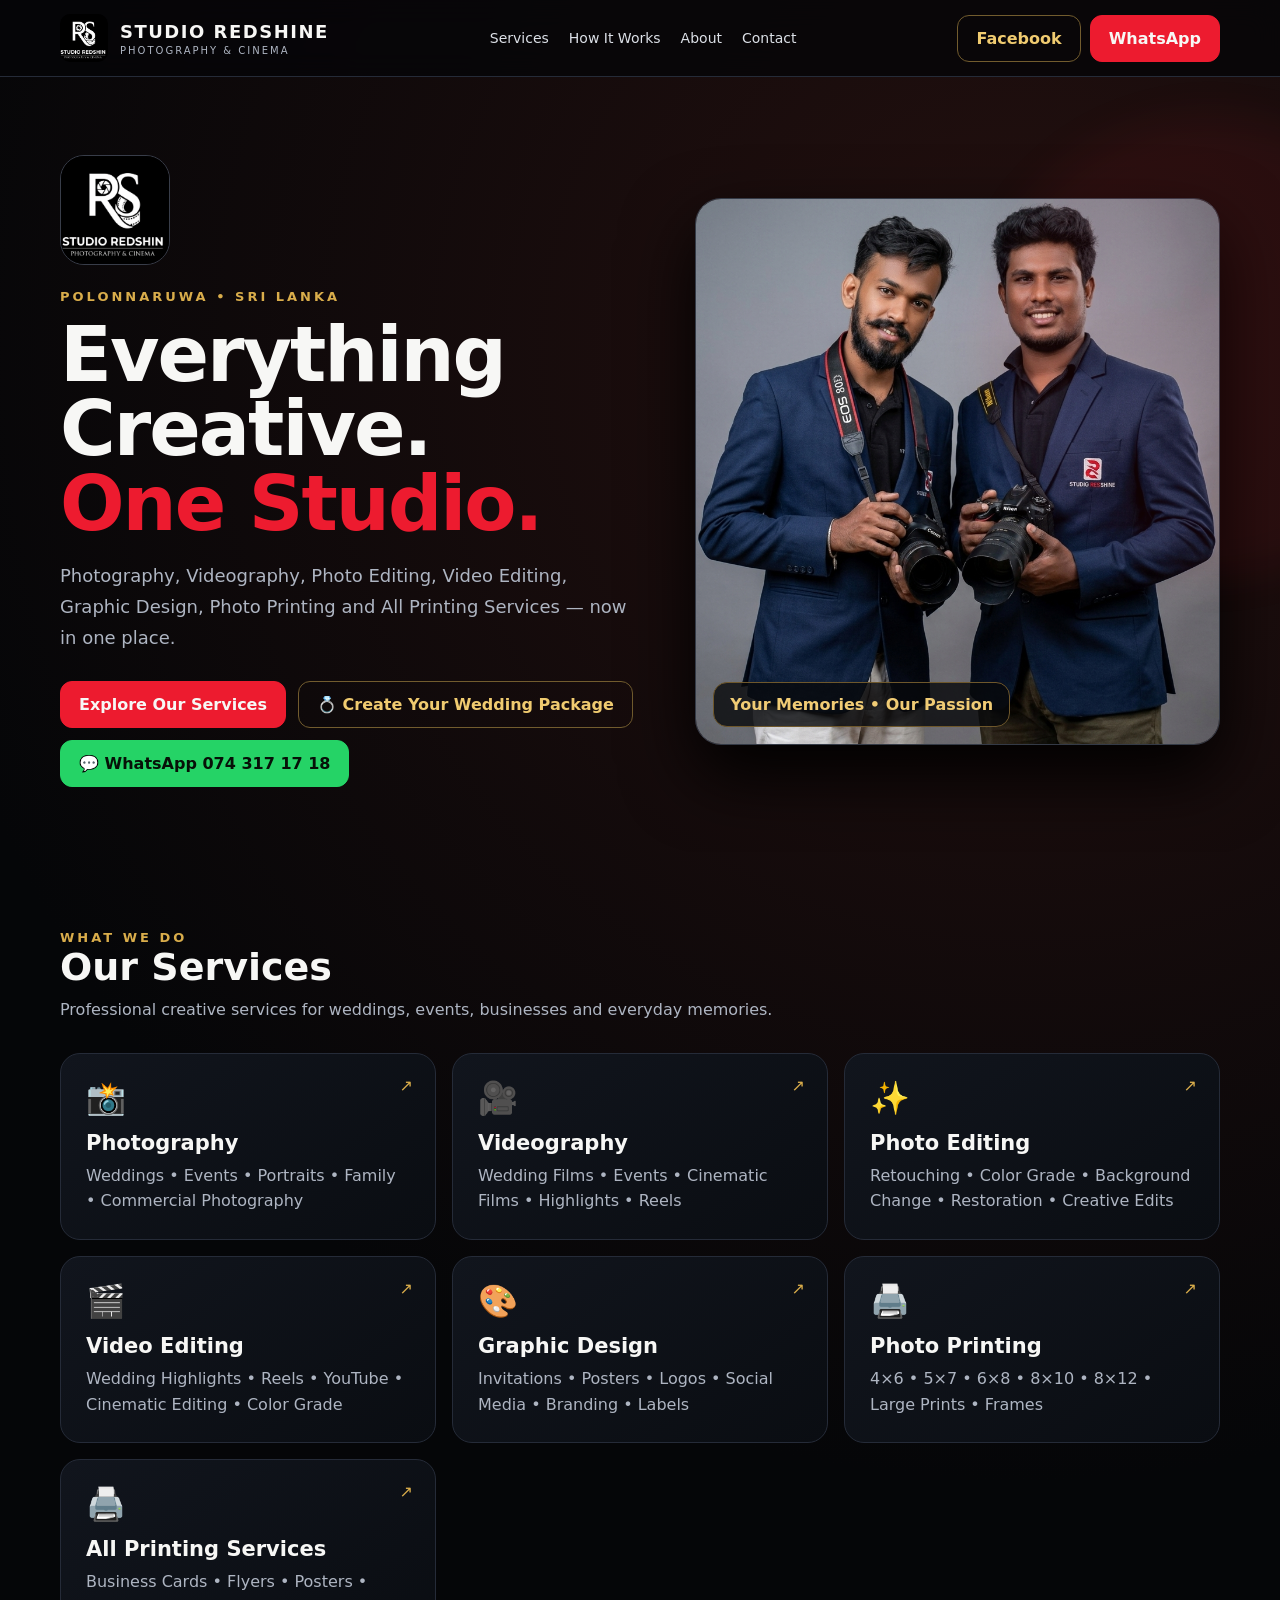
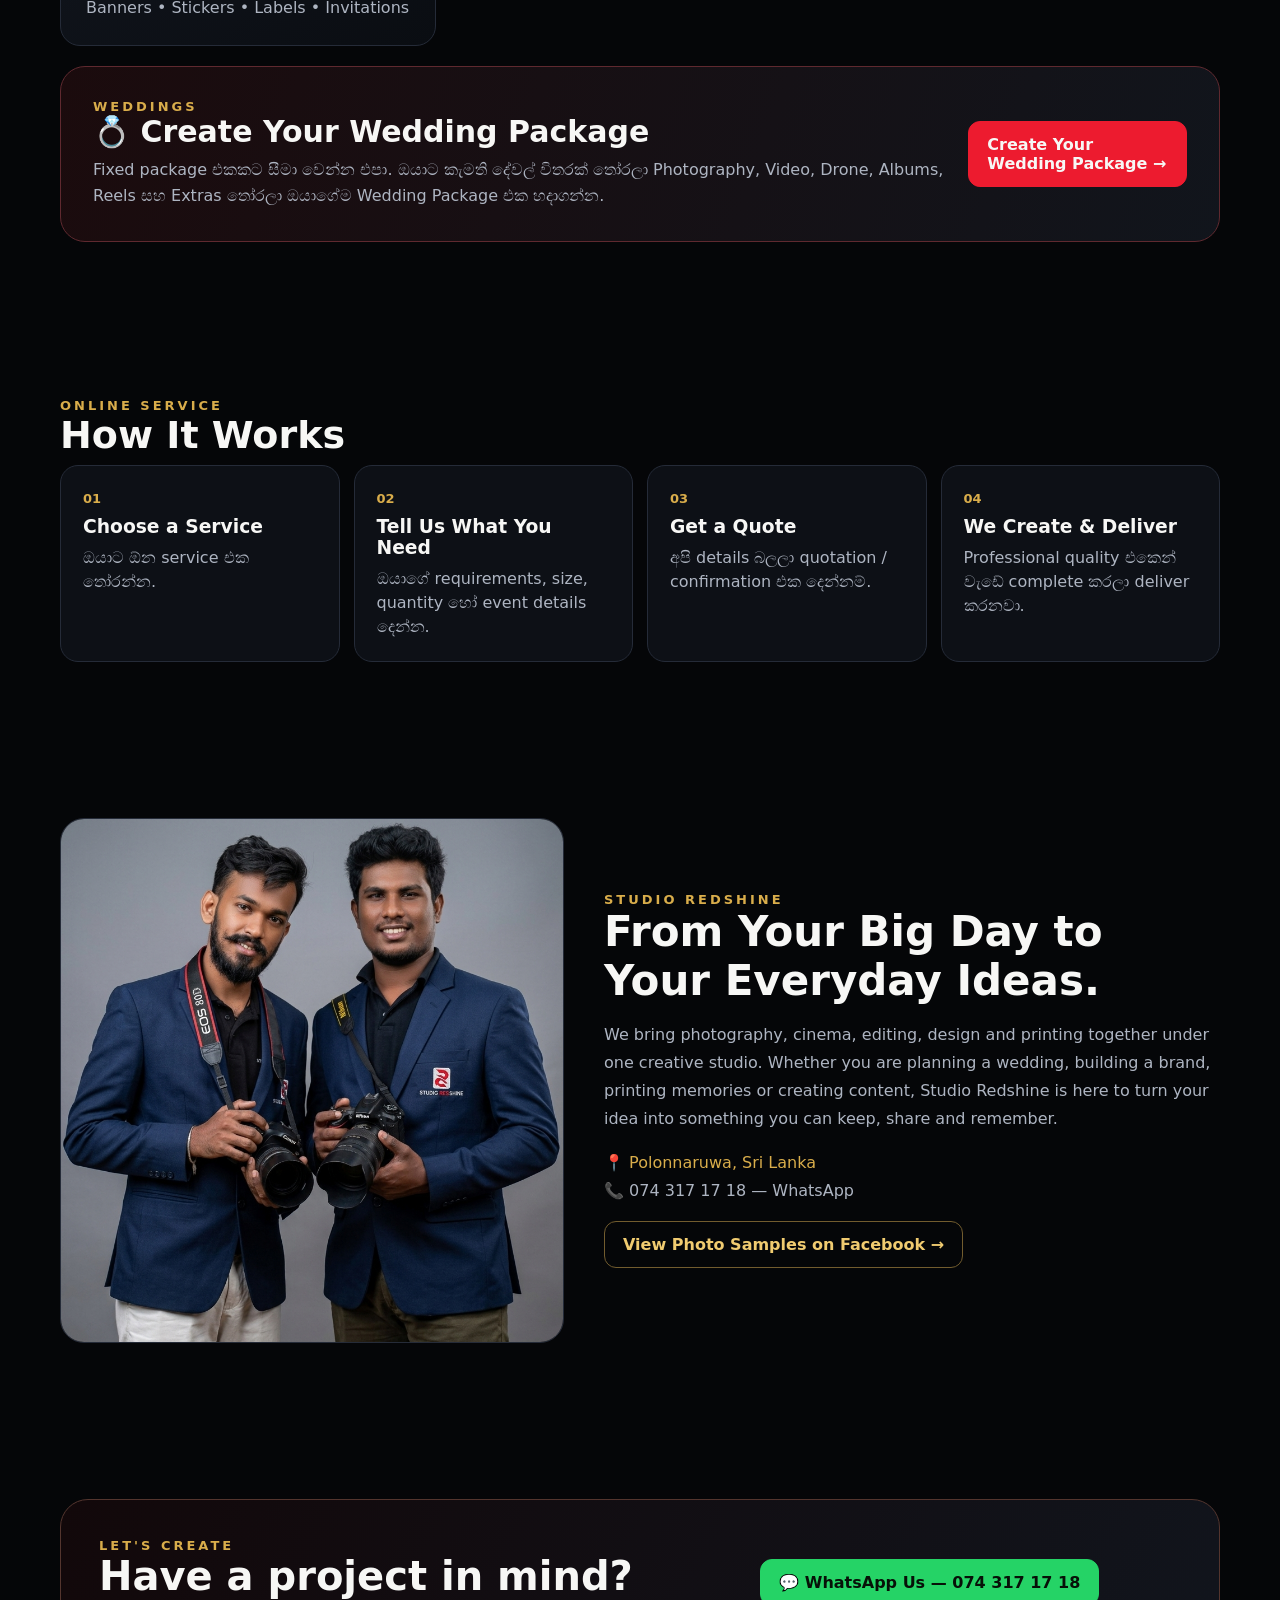
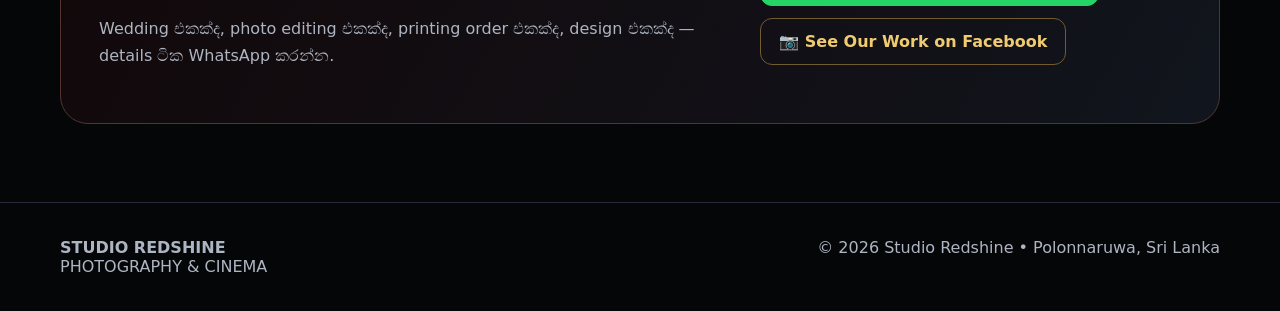
<file: index.html>
<!doctype html>
<html lang="en">
<head>
<meta charset="utf-8"><meta name="viewport" content="width=device-width,initial-scale=1">
<title>Studio Redshine | Photography • Cinema • Design • Printing</title>
<meta name="description" content="Studio Redshine — Photography, Videography, Photo & Video Editing, Graphic Design, Photo Printing and All Printing Services in Polonnaruwa.">
<style>
:root{--black:#050608;--panel:#0d1016;--panel2:#121620;--red:#ed1b2f;--gold:#d9ad4b;--white:#f7f7f5;--muted:#aeb5c2;--line:#252b38;--green:#25d366}*{box-sizing:border-box}html{scroll-behavior:smooth}body{margin:0;background:radial-gradient(circle at 80% 10%,#24100f 0,#050608 34%),var(--black);color:var(--white);font-family:Inter,system-ui,-apple-system,BlinkMacSystemFont,"Segoe UI",sans-serif}a{text-decoration:none;color:inherit}.container{width:min(1160px,92%);margin:auto}.topbar{border-bottom:1px solid var(--line);background:#050608cc;backdrop-filter:blur(14px);position:sticky;top:0;z-index:50}.nav{height:76px;display:flex;align-items:center;justify-content:space-between;gap:20px}.brand{display:flex;align-items:center;gap:12px}.brand img{width:48px;height:48px;object-fit:cover;border-radius:10px}.brand strong{font-size:18px;letter-spacing:1.5px}.brand small{display:block;color:var(--muted);font-size:10px;letter-spacing:2px;margin-top:3px}.links{display:flex;gap:20px;color:#dce0e7;font-size:14px}.links a:hover{color:var(--gold)}.navBtns{display:flex;gap:9px}.btn{display:inline-flex;align-items:center;justify-content:center;gap:8px;padding:13px 18px;border-radius:12px;border:1px solid var(--line);font-weight:800}.btn.red{background:var(--red);border-color:var(--red)}.btn.gold{background:transparent;border-color:#725c2e;color:#f0cb70}.btn.green{background:var(--green);color:#071108;border-color:var(--green)}.hero{padding:78px 0 65px;position:relative;overflow:hidden}.hero:after{content:"";position:absolute;width:460px;height:460px;border-radius:50%;background:#e51e3112;filter:blur(20px);right:-160px;top:40px}.heroGrid{display:grid;grid-template-columns:1.05fr .95fr;gap:55px;align-items:center}.eyebrow{color:var(--gold);font-weight:900;letter-spacing:3px;font-size:13px}.hero h1{font-size:clamp(42px,6vw,76px);line-height:.98;margin:14px 0 20px;letter-spacing:-2px}.hero h1 span{color:var(--red)}.hero p{font-size:18px;line-height:1.7;color:var(--muted);max-width:650px}.heroBtns{display:flex;gap:12px;flex-wrap:wrap;margin-top:28px}.heroLogo{width:110px;height:110px;object-fit:cover;border-radius:24px;border:1px solid #383d49;margin-bottom:20px}.teamCard{position:relative}.teamCard img{width:100%;display:block;border-radius:26px;border:1px solid #343a46;box-shadow:0 30px 70px #000}.teamTag{position:absolute;left:18px;bottom:18px;background:#07080bcc;border:1px solid #6e572b;padding:12px 16px;border-radius:14px;color:#f1cc75;font-weight:800}.section{padding:78px 0}.sectionHead{display:flex;justify-content:space-between;gap:20px;align-items:end;margin-bottom:30px}.section h2{font-size:38px;margin:0 0 8px}.sectionHead p{margin:0;color:var(--muted);line-height:1.6}.services{display:grid;grid-template-columns:repeat(3,1fr);gap:16px}.service{background:linear-gradient(145deg,#11151d,#0a0d12);border:1px solid var(--line);border-radius:20px;padding:25px;transition:.25s;position:relative;overflow:hidden}.service:hover{transform:translateY(-4px);border-color:#7d2731}.service .icon{font-size:32px}.service h3{margin:14px 0 8px;font-size:21px}.service p{color:var(--muted);line-height:1.6;margin:0}.service .arrow{position:absolute;right:22px;top:22px;color:var(--gold)}.feature{margin-top:20px;background:linear-gradient(110deg,#1b0b0d,#11151c);border:1px solid #5f292f;border-radius:25px;padding:32px;display:flex;justify-content:space-between;align-items:center;gap:25px}.feature h3{font-size:30px;margin:0 0 8px}.feature p{color:var(--muted);margin:0;line-height:1.6}.steps{display:grid;grid-template-columns:repeat(4,1fr);gap:14px}.step{background:var(--panel);border:1px solid var(--line);border-radius:18px;padding:22px}.step b{color:var(--gold);font-size:13px}.step h3{margin:9px 0}.step p{color:var(--muted);line-height:1.5;margin:0}.about{display:grid;grid-template-columns:.9fr 1.1fr;gap:40px;align-items:center}.about img{width:100%;border-radius:24px;border:1px solid var(--line)}.about h2{font-size:42px;margin:0 0 15px}.about p{color:var(--muted);line-height:1.75}.contact{background:linear-gradient(120deg,#12080a,#11151d);border:1px solid #53352e;border-radius:28px;padding:38px}.contactGrid{display:grid;grid-template-columns:1.2fr .8fr;gap:30px;align-items:center}.contact h2{font-size:40px;margin:0 0 10px}.contact p{color:var(--muted);line-height:1.7}.contactBtns{display:flex;flex-wrap:wrap;gap:12px}.footer{padding:35px 0;border-top:1px solid var(--line);color:var(--muted)}.footerRow{display:flex;justify-content:space-between;gap:20px;flex-wrap:wrap}.gold{color:var(--gold)}
@media(max-width:850px){.links{display:none}.hero{padding:48px 0}.heroGrid,.about,.contactGrid{grid-template-columns:1fr}.hero h1{font-size:49px}.services{grid-template-columns:1fr 1fr}.steps{grid-template-columns:1fr 1fr}.section{padding:58px 0}.feature{align-items:flex-start;flex-direction:column}.contact h2{font-size:34px}}
@media(max-width:560px){.nav{height:68px}.brand strong{font-size:14px}.brand small{font-size:8px}.brand img{width:42px;height:42px}.navBtns .gold{display:none}.navBtns .btn{padding:10px 12px;font-size:12px}.hero h1{font-size:43px}.hero p{font-size:16px}.services{grid-template-columns:1fr}.steps{grid-template-columns:1fr}.section h2{font-size:31px}.teamTag{font-size:12px}.feature h3{font-size:24px}.btn{width:100%}.heroBtns,.contactBtns{display:grid;grid-template-columns:1fr}.contact{padding:25px}}
</style>
</head>
<body>
<header class="topbar"><div class="container nav"><a class="brand" href="#top"><img src="logo.jpeg" alt="Studio Redshine logo"><div><strong>STUDIO REDSHINE</strong><small>PHOTOGRAPHY & CINEMA</small></div></a><nav class="links"><a href="#services">Services</a><a href="#how">How It Works</a><a href="#about">About</a><a href="#contact">Contact</a></nav><div class="navBtns"><a class="btn gold" href="https://www.facebook.com/redshinepolonnaruwa" target="_blank">Facebook</a><a class="btn red" href="https://wa.me/94743171718" target="_blank">WhatsApp</a></div></div></header>
<main id="top">
<section class="hero"><div class="container heroGrid"><div><img class="heroLogo" src="logo.jpeg" alt="Studio Redshine"><div class="eyebrow">POLONNARUWA • SRI LANKA</div><h1>Everything Creative.<br><span>One Studio.</span></h1><p>Photography, Videography, Photo Editing, Video Editing, Graphic Design, Photo Printing and All Printing Services — now in one place.</p><div class="heroBtns"><a class="btn red" href="#services">Explore Our Services</a><a class="btn gold" href="./customer-builder.html">💍 Create Your Wedding Package</a><a class="btn green" href="https://wa.me/94743171718" target="_blank" rel="noopener">💬 WhatsApp 074 317 17 18</a></div></div><div class="teamCard"><img src="team.png" alt="Studio Redshine photographers"><div class="teamTag">Your Memories • Our Passion</div></div></div></section>
<section class="section" id="services"><div class="container"><div class="sectionHead"><div><div class="eyebrow">WHAT WE DO</div><h2>Our Services</h2><p>Professional creative services for weddings, events, businesses and everyday memories.</p></div></div><div class="services">
<a class="service" href="photography.html"><span class="icon">📸</span><span class="arrow">↗</span><h3>Photography</h3><p>Weddings • Events • Portraits • Family • Commercial Photography</p></a>
<a class="service" href="videography.html"><span class="icon">🎥</span><span class="arrow">↗</span><h3>Videography</h3><p>Wedding Films • Events • Cinematic Films • Highlights • Reels</p></a>
<a class="service" href="photo-editing.html"><span class="icon">✨</span><span class="arrow">↗</span><h3>Photo Editing</h3><p>Retouching • Color Grade • Background Change • Restoration • Creative Edits</p></a>
<a class="service" href="video-editing.html"><span class="icon">🎬</span><span class="arrow">↗</span><h3>Video Editing</h3><p>Wedding Highlights • Reels • YouTube • Cinematic Editing • Color Grade</p></a>
<a class="service" href="graphic-design.html"><span class="icon">🎨</span><span class="arrow">↗</span><h3>Graphic Design</h3><p>Invitations • Posters • Logos • Social Media • Branding • Labels</p></a>
<a class="service" href="photo-printing.html"><span class="icon">🖨️</span><span class="arrow">↗</span><h3>Photo Printing</h3><p>4×6 • 5×7 • 6×8 • 8×10 • 8×12 • Large Prints • Frames</p></a>
<a class="service" href="printing.html"><span class="icon">🖨️</span><span class="arrow">↗</span><h3>All Printing Services</h3><p>Business Cards • Flyers • Posters • Banners • Stickers • Labels • Invitations</p></a>
</div>
<div class="feature"><div><div class="eyebrow">WEDDINGS</div><h3>💍 Create Your Wedding Package</h3><p>Fixed package එකකට සීමා වෙන්න එපා. ඔයාට කැමති දේවල් විතරක් තෝරලා Photography, Video, Drone, Albums, Reels සහ Extras තෝරලා ඔයාගේම Wedding Package එක හදාගන්න.</p></div><a class="btn red" href="./customer-builder.html">Create Your Wedding Package →</a></div></div></section>
<section class="section" id="how"><div class="container"><div class="eyebrow">ONLINE SERVICE</div><h2>How It Works</h2><div class="steps"><div class="step"><b>01</b><h3>Choose a Service</h3><p>ඔයාට ඕන service එක තෝරන්න.</p></div><div class="step"><b>02</b><h3>Tell Us What You Need</h3><p>ඔයාගේ requirements, size, quantity හෝ event details දෙන්න.</p></div><div class="step"><b>03</b><h3>Get a Quote</h3><p>අපි details බලලා quotation / confirmation එක දෙන්නම්.</p></div><div class="step"><b>04</b><h3>We Create & Deliver</h3><p>Professional quality එකෙන් වැඩේ complete කරලා deliver කරනවා.</p></div></div></div></section>
<section class="section" id="about"><div class="container about"><img src="team.png" alt="Studio Redshine team"><div><div class="eyebrow">STUDIO REDSHINE</div><h2>From Your Big Day to Your Everyday Ideas.</h2><p>We bring photography, cinema, editing, design and printing together under one creative studio. Whether you are planning a wedding, building a brand, printing memories or creating content, Studio Redshine is here to turn your idea into something you can keep, share and remember.</p><p><span class="gold">📍 Polonnaruwa, Sri Lanka</span><br>📞 <a href="https://wa.me/94743171718" target="_blank">074 317 17 18 — WhatsApp</a></p><a class="btn gold" href="https://www.facebook.com/redshinepolonnaruwa" target="_blank">View Photo Samples on Facebook →</a></div></div></section>
<section class="section" id="contact"><div class="container"><div class="contact"><div class="contactGrid"><div><div class="eyebrow">LET'S CREATE</div><h2>Have a project in mind?</h2><p>Wedding එකක්ද, photo editing එකක්ද, printing order එකක්ද, design එකක්ද — details ටික WhatsApp කරන්න.</p></div><div class="contactBtns"><a class="btn green" href="https://wa.me/94743171718" target="_blank">💬 WhatsApp Us — 074 317 17 18</a><a class="btn gold" href="https://www.facebook.com/redshinepolonnaruwa" target="_blank">📷 See Our Work on Facebook</a></div></div></div></div></section>
</main>
<footer class="footer"><div class="container footerRow"><div><strong>STUDIO REDSHINE</strong><br><span>PHOTOGRAPHY & CINEMA</span></div><div>© 2026 Studio Redshine • Polonnaruwa, Sri Lanka</div></div></footer>
</body></html>
</file>
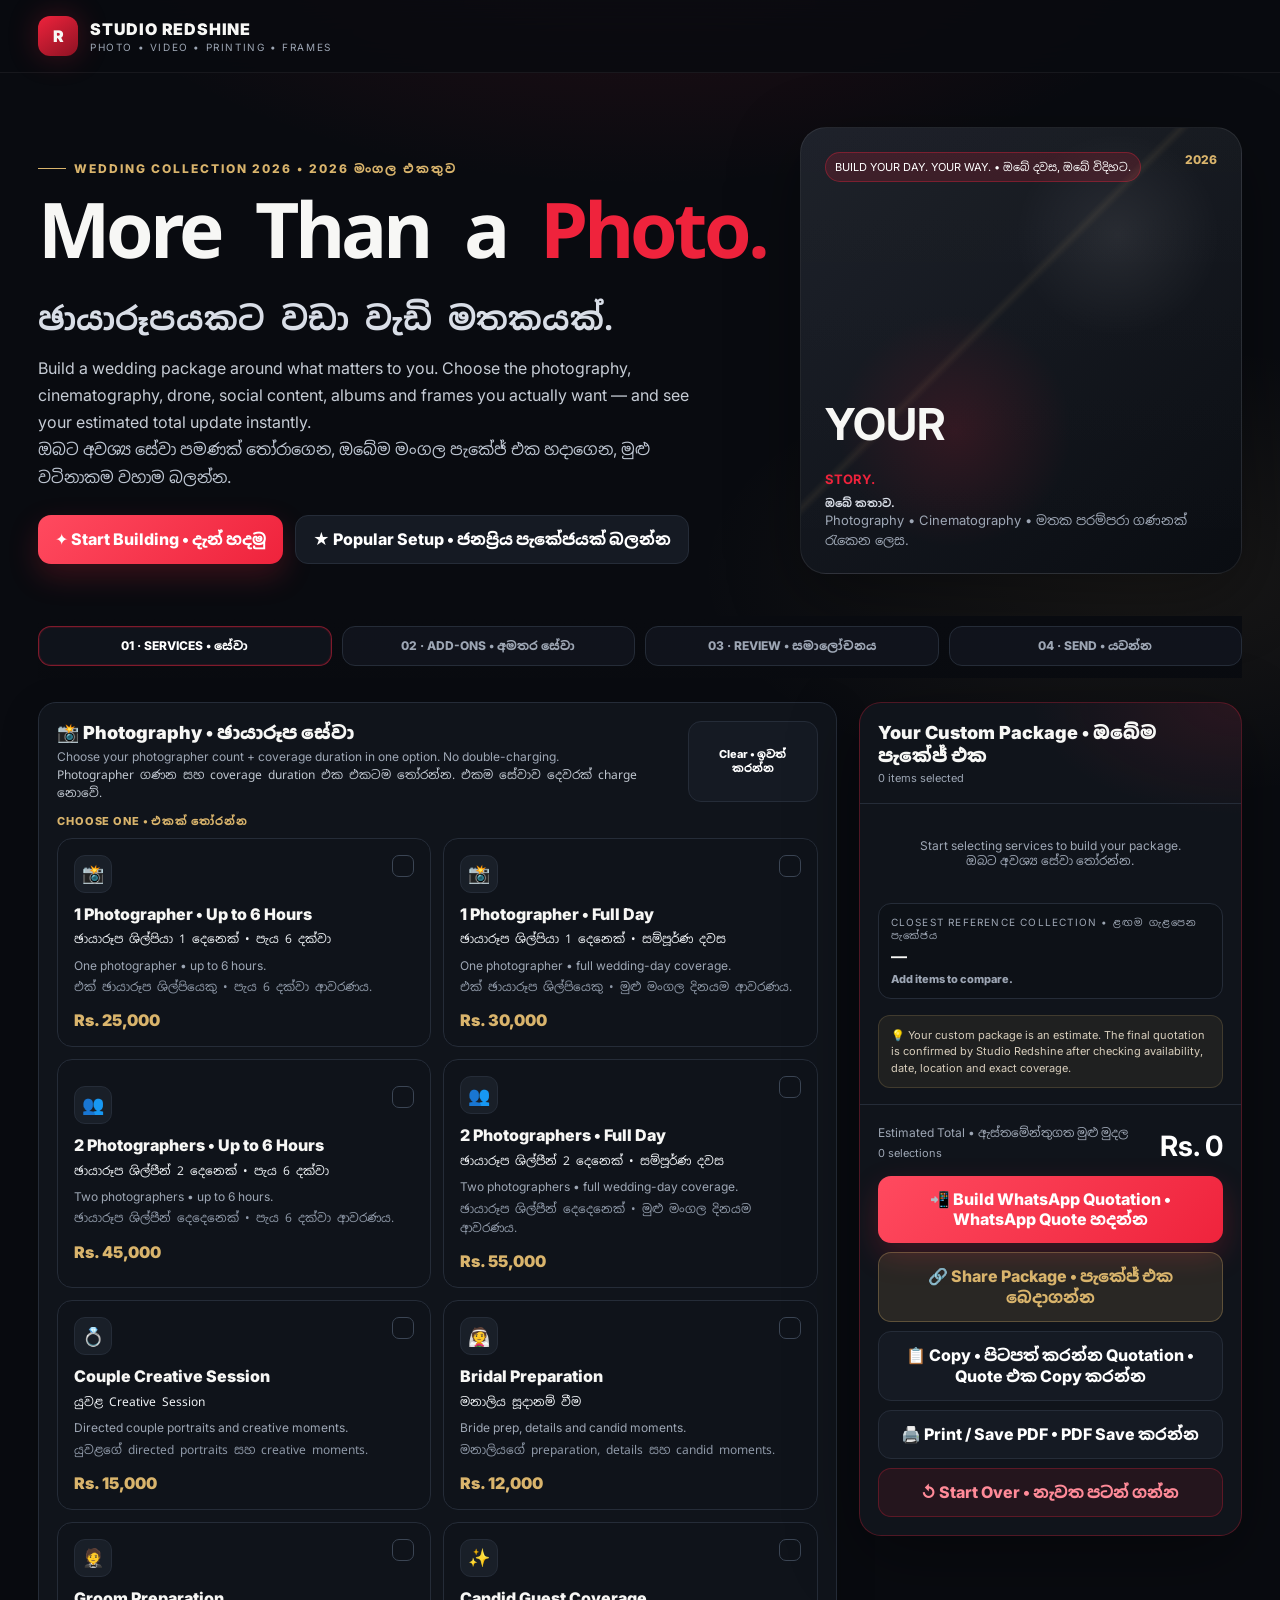
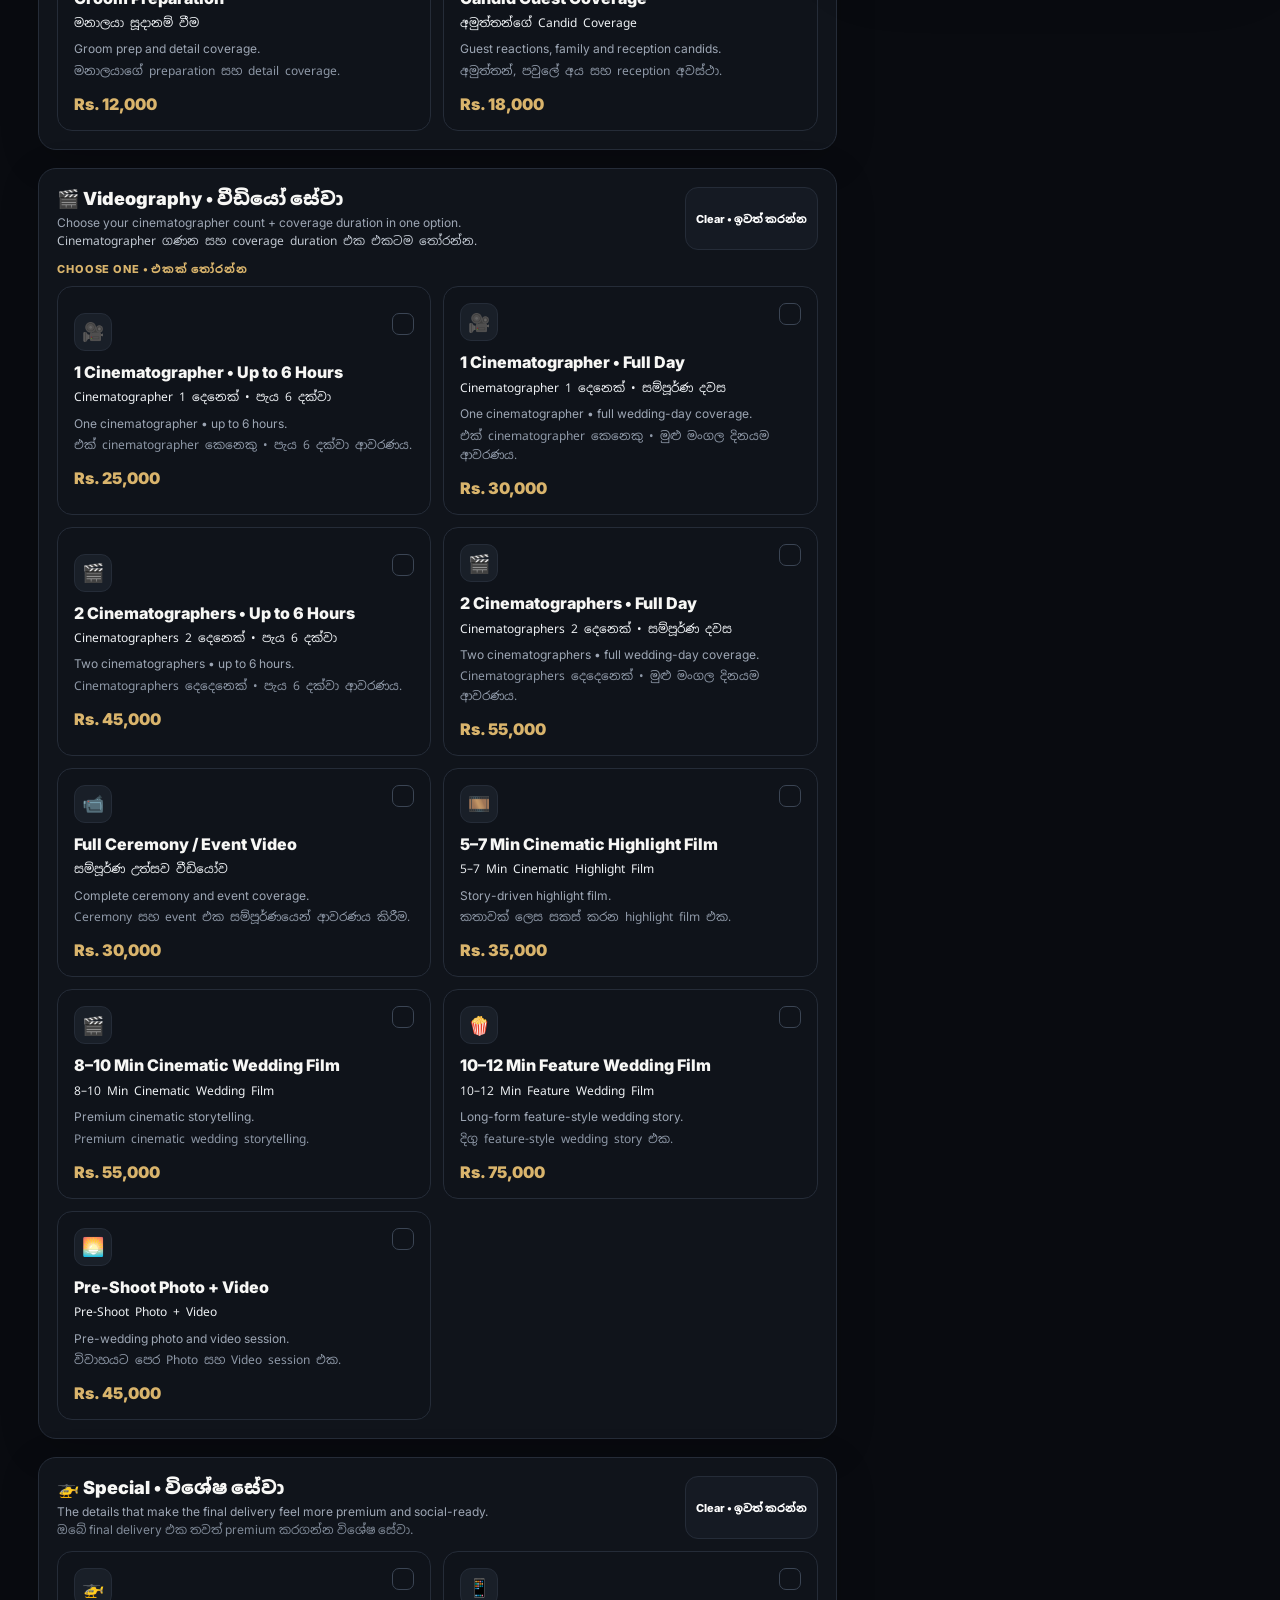
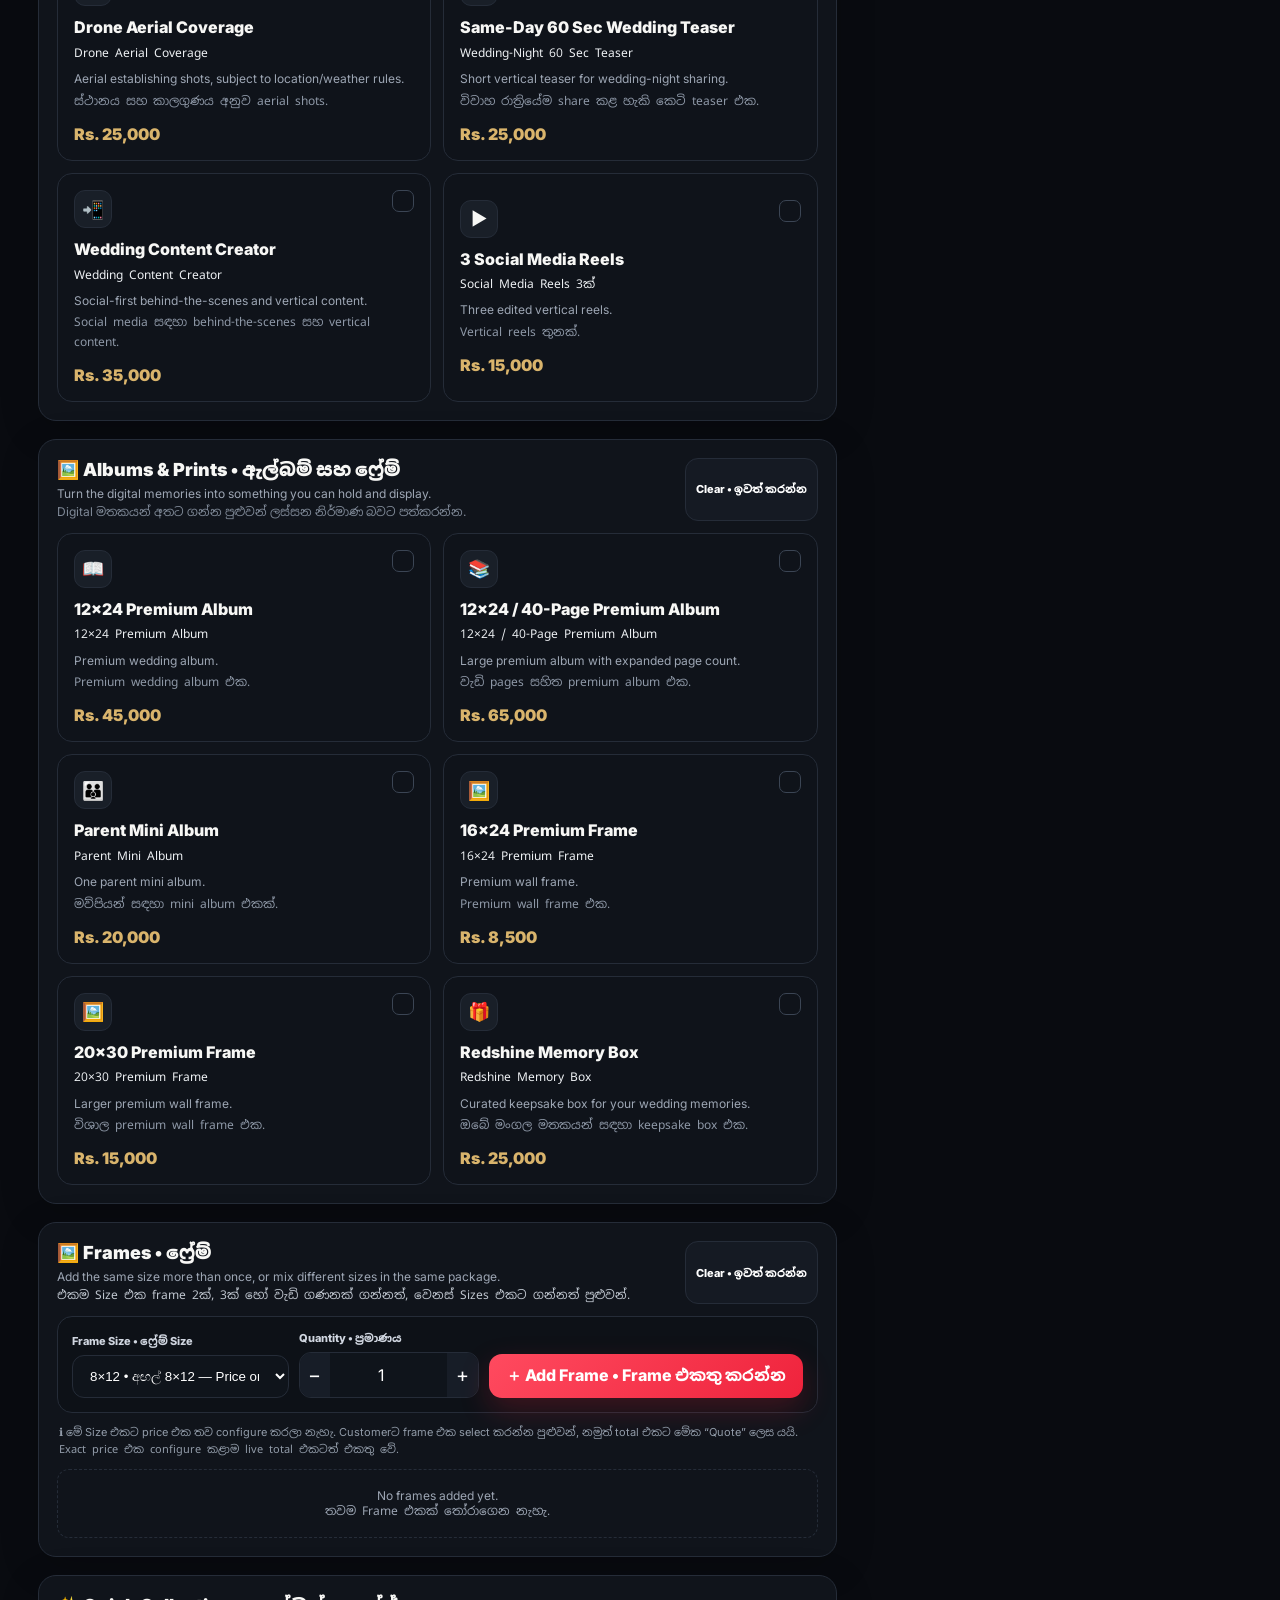
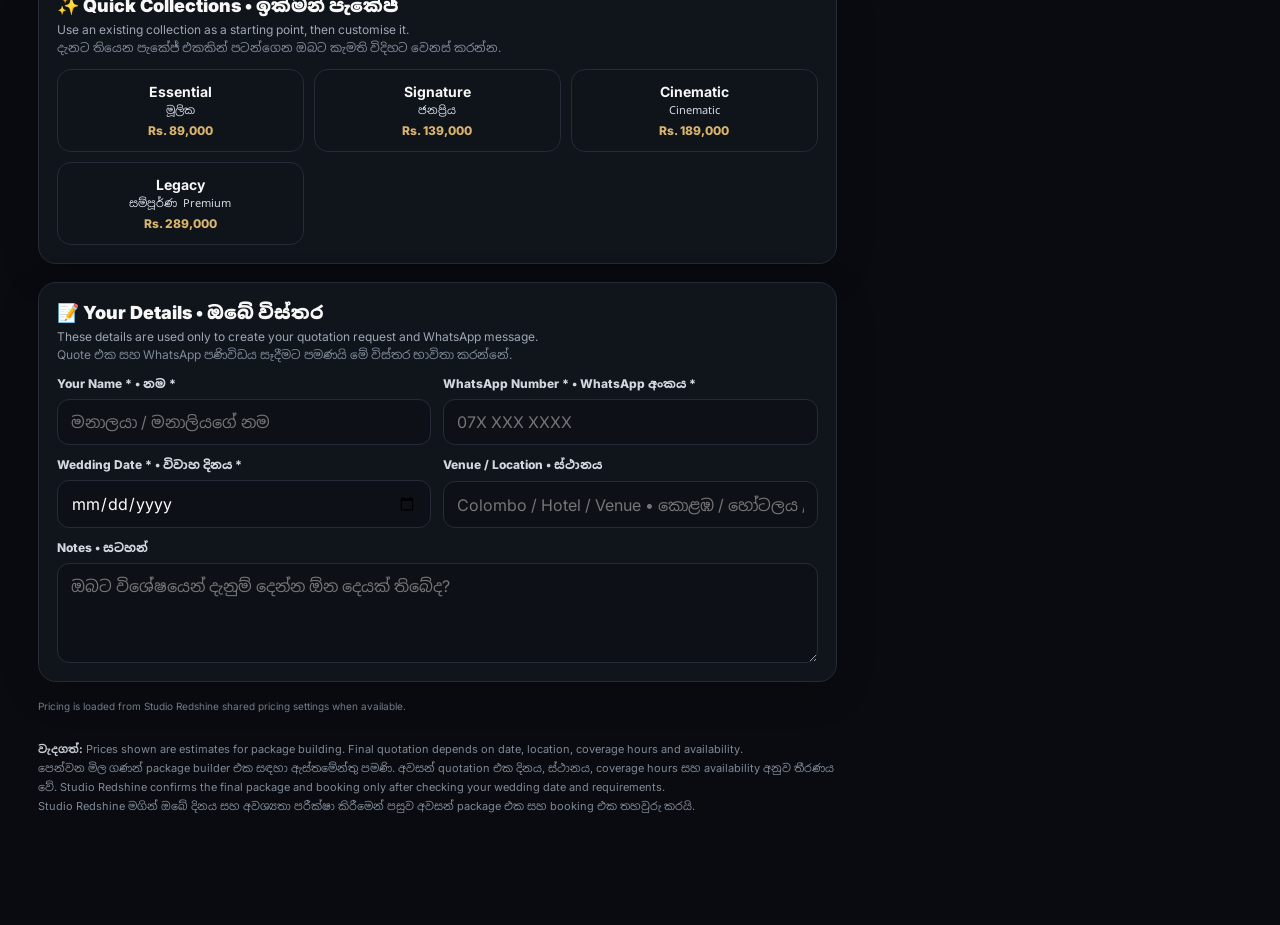
<file: customer-builder.html>
<!DOCTYPE html>
<html lang="en">
<head>
<meta charset="UTF-8" />
<meta name="viewport" content="width=device-width, initial-scale=1.0, viewport-fit=cover" />
<meta name="theme-color" content="#090b10" />
<meta name="description" content="Studio Redshine Wedding Package Builder — Build Your Day. Your Way." />
<title>Studio Redshine — Wedding Package Builder</title>
<style>
  @import url("https://fonts.googleapis.com/css2?family=Inter:wght@400;500;600;700;800;900&family=Noto+Sans+Sinhala:wght@400;500;600;700;800;900&display=swap");
  :root{
    --bg:#090b10;
    --bg2:#0e1118;
    --panel:#11151d;
    --panel2:#151a23;
    --line:#252c38;
    --text:#f7f7f5;
    --muted:#9da6b4;
    --red:#ef233c;
    --red2:#ff4a5f;
    --gold:#d9b46c;
    --green:#43d18b;
    --shadow:0 20px 70px rgba(0,0,0,.35);
    --radius:18px;
  }
  *{box-sizing:border-box}
  html{scroll-behavior:smooth}
  body{
    margin:0;background:
      radial-gradient(900px 450px at 50% -120px, rgba(239,35,60,.14), transparent 68%),
      radial-gradient(700px 350px at 90% 10%, rgba(217,180,108,.08), transparent 65%),
      var(--bg);
    color:var(--text);
    font-family:Inter,"Noto Sans Sinhala",system-ui,-apple-system,BlinkMacSystemFont,"Segoe UI",sans-serif;
    min-height:100vh;
  }
  button,input,textarea{font:inherit}
  button{cursor:pointer;color:inherit}
  .option,.choice{color:var(--text)}
  .option .option-name,.option .option-meta,.choice strong,.choice span{color:inherit}
  .option .option-meta{color:var(--muted)}
  .choice span{color:var(--gold)}
  a{text-decoration:none;color:inherit}
  .wrap{max-width:1240px;margin:0 auto;padding:0 18px}
  .topbar{
    position:sticky;top:0;z-index:50;
    background:rgba(9,11,16,.84);backdrop-filter:blur(18px);
    border-bottom:1px solid rgba(255,255,255,.06);
  }
  .topbar-inner{height:72px;display:flex;align-items:center;justify-content:space-between;gap:14px}
  .brand{display:flex;align-items:center;gap:12px}
  .brand-mark{
    width:40px;height:40px;border-radius:12px;
    display:grid;place-items:center;font-weight:900;
    background:linear-gradient(145deg,var(--red),#8d1223);
    box-shadow:0 0 30px rgba(239,35,60,.25)
  }
  .brand-title{font-weight:900;letter-spacing:.05em}
  .brand-sub{display:block;font-size:10px;color:var(--muted);letter-spacing:.16em;margin-top:2px}
  .date-pill{
    display:none;border:1px solid rgba(217,180,108,.25);color:var(--gold);
    padding:8px 12px;border-radius:999px;font-size:12px;font-weight:700;
  }

  .hero{padding:54px 0 32px}
  .hero-grid{display:grid;grid-template-columns:1.25fr .75fr;gap:26px;align-items:stretch}
  .hero-copy{
    padding:26px 0 10px;
  }
  .eyebrow{display:inline-flex;align-items:center;gap:8px;color:var(--gold);font-size:12px;font-weight:800;letter-spacing:.16em;text-transform:uppercase}
  .eyebrow::before{content:"";width:28px;height:1px;background:var(--gold)}
  h1{font-family:"Noto Sans Sinhala",Inter,sans-serif;font-size:clamp(42px,6vw,78px);line-height:.94;margin:18px 0 16px;letter-spacing:-.05em;max-width:780px}
  .accent{color:var(--red)}
  .hero-copy p{max-width:680px;color:#c6ccd5;font-size:16px;line-height:1.7}
  .hero-cta{display:flex;flex-wrap:wrap;gap:12px;margin-top:24px}
  .btn{
    border:0;border-radius:13px;padding:13px 17px;font-weight:800;transition:.2s;
    display:inline-flex;align-items:center;justify-content:center;gap:9px
  }
  .btn-primary{background:linear-gradient(135deg,var(--red2),var(--red));color:#fff;box-shadow:0 12px 30px rgba(239,35,60,.22)}
  .btn-primary:hover{transform:translateY(-1px);filter:brightness(1.06)}
  .btn-dark{background:var(--panel2);border:1px solid var(--line);color:#fff}
  .btn-dark:hover{background:#1b212c}
  .btn-gold{background:rgba(217,180,108,.12);border:1px solid rgba(217,180,108,.3);color:var(--gold)}
  .btn-danger{background:rgba(239,35,60,.09);border:1px solid rgba(239,35,60,.28);color:#ff8a98}

  .hero-card{
    min-height:300px;border:1px solid rgba(255,255,255,.08);border-radius:26px;overflow:hidden;
    background:
      linear-gradient(180deg,rgba(255,255,255,.02),rgba(255,255,255,0)),
      linear-gradient(135deg,#1a1e27,#0a0d12);
    box-shadow:var(--shadow);position:relative;
  }
  .hero-card::before{
    content:"";position:absolute;inset:0;
    background:
      radial-gradient(circle at 72% 24%, rgba(255,255,255,.08), transparent 22%),
      radial-gradient(circle at 35% 68%, rgba(239,35,60,.14), transparent 28%),
      linear-gradient(135deg,transparent 42%,rgba(217,180,108,.08) 43%,transparent 44%);
  }
  .hero-card-content{position:relative;padding:24px;height:100%;display:flex;flex-direction:column;justify-content:space-between}
  .hero-card-top{display:flex;justify-content:space-between;gap:12px}
  .mini-badge{font-size:11px;color:#fff;background:rgba(239,35,60,.16);border:1px solid rgba(239,35,60,.35);padding:7px 9px;border-radius:999px}
  .hero-photo-text{margin-top:auto}
  .hero-photo-text strong{display:block;font-size:44px;line-height:1}
  .hero-photo-text span{color:var(--muted);font-size:13px}

  .steps{
    display:grid;grid-template-columns:repeat(4,1fr);gap:10px;margin:10px 0 24px;
    position:sticky;top:72px;z-index:40;background:linear-gradient(var(--bg),rgba(9,11,16,.96));padding:10px 0 12px
  }
  .step{border:1px solid var(--line);background:rgba(17,21,29,.9);border-radius:13px;padding:11px 10px;color:var(--muted);text-align:center;font-size:12px;font-weight:800}
  .step.active{color:#fff;border-color:rgba(239,35,60,.5);box-shadow:inset 0 0 0 1px rgba(239,35,60,.12)}
  .step.done{color:var(--green);border-color:rgba(67,209,139,.25)}

  .builder{display:grid;grid-template-columns:minmax(0,1.5fr) minmax(320px,.72fr);gap:22px;align-items:start}
  .main-col{min-width:0}
  .summary-col{position:sticky;top:130px}
  .section{
    border:1px solid var(--line);background:rgba(17,21,29,.92);border-radius:var(--radius);
    margin-bottom:18px;overflow:hidden;box-shadow:0 10px 40px rgba(0,0,0,.16)
  }
  .section-head{padding:18px 18px 12px;display:flex;justify-content:space-between;gap:16px}
  .section-title{font-size:18px;font-weight:900}
  .section-desc{font-size:12px;color:var(--muted);margin-top:4px;line-height:1.5}
  .section-body{padding:0 18px 18px}
  .cards{display:grid;grid-template-columns:repeat(2,minmax(0,1fr));gap:12px}
  .option{
    position:relative;border:1px solid var(--line);background:#0f131a;border-radius:15px;
    padding:16px;transition:.18s;cursor:pointer;min-height:188px;
    display:block;text-align:left;overflow:visible
  }
  .option:hover{border-color:#384252;transform:translateY(-1px)}
  .option.selected{border-color:rgba(239,35,60,.7);background:linear-gradient(180deg,rgba(239,35,60,.10),rgba(15,19,26,.95));box-shadow:inset 0 0 0 1px rgba(239,35,60,.18)}
  .option.disabled{opacity:.5;cursor:not-allowed}
  .option-top{display:flex;align-items:flex-start;justify-content:space-between;gap:10px}
  .icon{
    width:38px;height:38px;border-radius:11px;display:grid;place-items:center;
    background:#191f28;border:1px solid var(--line);font-size:18px;flex:0 0 auto
  }
  .option.selected .icon{background:rgba(239,35,60,.15);border-color:rgba(239,35,60,.35)}
  .check{width:22px;height:22px;border-radius:7px;border:1px solid #3b4554;display:grid;place-items:center;font-size:12px;color:transparent}
  .option.selected .check{background:var(--red);border-color:var(--red);color:#fff}
  .option-name{font-weight:850;margin-top:11px;line-height:1.35;white-space:normal;overflow-wrap:anywhere}
  .option-sinhala{margin-top:5px;font-family:'Noto Sans Sinhala',Inter,sans-serif;font-size:12px;line-height:1.6;color:#eef1f4;white-space:normal;overflow-wrap:anywhere}
  .option-meta{margin-top:7px;color:#c7ced8;font-size:12px;line-height:1.55;white-space:normal;overflow-wrap:anywhere}
  .option-meta .si-meta{color:#8e98a7;font-family:'Noto Sans Sinhala',Inter,sans-serif;display:block;margin-top:3px;line-height:1.6}
  .price{margin-top:13px;font-weight:900;color:var(--gold);font-size:16px}
  .note{font-size:11px;color:var(--muted);margin-top:8px;line-height:1.45}
  .choice-grid{display:grid;grid-template-columns:repeat(3,minmax(0,1fr));gap:10px}
  .choice{
    border:1px solid var(--line);background:#0f131a;border-radius:14px;padding:13px;cursor:pointer;
  }
  .choice.active{border-color:rgba(239,35,60,.65);background:rgba(239,35,60,.08)}
  .choice strong{display:block;font-size:14px}
  .choice span{display:block;color:var(--gold);font-size:12px;margin-top:6px;font-weight:800}

  .summary-card{
    border:1px solid rgba(239,35,60,.28);background:
      radial-gradient(300px 160px at 100% 0,rgba(239,35,60,.11),transparent 70%),
      #10141b;
    border-radius:22px;overflow:hidden;box-shadow:var(--shadow)
  }
  .summary-head{padding:18px;border-bottom:1px solid var(--line)}
  .summary-title{font-weight:900;font-size:18px}
  .summary-sub{font-size:11px;color:var(--muted);margin-top:4px}
  .summary-list{max-height:340px;overflow:auto;padding:10px 18px}
  .sum-row{display:flex;gap:10px;justify-content:space-between;padding:9px 0;border-bottom:1px dashed rgba(255,255,255,.06);font-size:12px}
  .sum-row:last-child{border-bottom:0}
  .sum-row span:first-child{color:#d9dee7}
  .sum-row span:last-child{color:var(--gold);font-weight:800;white-space:nowrap}
  .sum-total{padding:16px 18px;border-top:1px solid var(--line);display:flex;justify-content:space-between;align-items:flex-end}
  .sum-total span{font-size:12px;color:var(--muted)}
  .sum-total strong{font-size:28px;line-height:1;color:#fff}
  .summary-actions{padding:0 18px 18px;display:grid;gap:9px}
  .mini-info{margin:0 18px 16px;padding:11px 12px;border-radius:12px;background:rgba(217,180,108,.08);border:1px solid rgba(217,180,108,.18);font-size:11px;color:#d8cebc;line-height:1.5}
  .compare{margin:0 18px 16px;padding:12px;border-radius:13px;background:#0d1117;border:1px solid var(--line)}
  .compare .label{font-size:10px;color:var(--muted);text-transform:uppercase;letter-spacing:.12em}
  .compare strong{display:block;margin-top:4px}
  .compare .delta{margin-top:6px;color:var(--green);font-size:11px;font-weight:800}
  .compare .delta.neutral{color:var(--muted)}

  .frame-add-row{
    display:grid;grid-template-columns:minmax(0,1.3fr) 180px auto;gap:10px;align-items:end;
    padding:14px;border:1px solid var(--line);border-radius:15px;background:#0d1117
  }
  .frame-select-wrap,.frame-qty-wrap{display:grid;gap:7px}
  .frame-select-wrap label,.frame-qty-wrap label{font-size:11px;color:#cfd5df;font-weight:800}
  select{
    width:100%;background:#0f141b;color:#fff;border:1px solid var(--line);border-radius:12px;
    padding:12px 13px;outline:none
  }
  select:focus{border-color:rgba(239,35,60,.65);box-shadow:0 0 0 3px rgba(239,35,60,.1)}
  .qty-control{display:flex;align-items:center;background:#0f141b;border:1px solid var(--line);border-radius:12px;overflow:hidden}
  .qty-control button{width:40px;height:44px;border:0;background:#171d27;color:#fff;font-size:20px}
  .qty-control button:hover{background:#202735}
  .qty-control input{border:0;border-radius:0;text-align:center;background:transparent;height:44px;padding:0}
  .frame-add-btn{height:44px;white-space:nowrap}
  .frame-note{margin:11px 2px 0;color:#919ba8;font-size:11px;line-height:1.5}
  .frame-cart{display:grid;gap:9px;margin-top:12px}
  .frame-line{
    display:grid;grid-template-columns:1fr auto auto auto;gap:10px;align-items:center;
    padding:12px 13px;border:1px solid var(--line);background:#0f131a;border-radius:13px
  }
  .frame-line-main strong{display:block;font-size:13px}
  .frame-line-main span{display:block;font-family:'Noto Sans Sinhala',Inter,sans-serif;color:#9ca6b3;font-size:11px;margin-top:3px}
  .frame-line-price{font-weight:900;color:var(--gold);white-space:nowrap;font-size:12px}
  .frame-line-qty{display:flex;align-items:center;gap:7px}
  .frame-line-qty button{width:28px;height:28px;border:1px solid var(--line);border-radius:8px;background:#171d27;color:#fff}
  .frame-remove{border:0;background:transparent;color:#ff7c8b;font-size:18px}
  .quote-only{color:#f0bb63;font-size:11px;font-weight:800;white-space:nowrap}
  .frame-summary-note{margin-top:9px;padding:10px 11px;border-radius:11px;background:rgba(217,180,108,.07);border:1px solid rgba(217,180,108,.15);color:#d8cfbf;font-size:11px;line-height:1.5}

  .form-grid{display:grid;grid-template-columns:1fr 1fr;gap:12px}
  .field{display:grid;gap:7px}
  .field.full{grid-column:1/-1}
  label{font-size:12px;color:#d2d7df;font-weight:800}
  input,textarea{
    width:100%;background:#0d1117;color:#fff;border:1px solid var(--line);border-radius:12px;
    padding:12px 13px;outline:none
  }
  input:focus,textarea:focus{border-color:rgba(239,35,60,.65);box-shadow:0 0 0 3px rgba(239,35,60,.1)}
  textarea{min-height:100px;resize:vertical}

  .selection-alert{
    display:none;margin-top:12px;padding:11px 12px;border-radius:12px;font-size:11px;
    background:rgba(239,35,60,.08);border:1px solid rgba(239,35,60,.28);color:#ffc8cf
  }
  .selection-alert.show{display:block}
  .footer-note{padding:28px 0 110px;color:#7f8997;font-size:11px;line-height:1.7}
  .footer-note strong{color:#c7cdd6}

  .mobile-total{
    position:fixed;left:12px;right:12px;bottom:12px;z-index:60;display:none;
    background:rgba(16,20,27,.94);border:1px solid rgba(239,35,60,.35);backdrop-filter:blur(18px);
    border-radius:16px;padding:10px 12px;box-shadow:0 18px 45px rgba(0,0,0,.4)
  }
  .mobile-total-inner{display:flex;align-items:center;gap:10px}
  .mobile-total-copy{flex:1}
  .mobile-total-copy small{display:block;color:var(--muted);font-size:10px}
  .mobile-total-copy strong{display:block;font-size:18px}
  .mobile-total .btn{padding:11px 12px}

  .toast{
    position:fixed;right:18px;bottom:18px;z-index:100;min-width:260px;max-width:360px;
    background:#121721;border:1px solid #303a49;color:#fff;padding:13px 14px;border-radius:14px;
    box-shadow:var(--shadow);display:none
  }
  .toast.show{display:block;animation:toastIn .2s ease}
  @keyframes toastIn{from{opacity:0;transform:translateY(8px)}to{opacity:1;transform:none}}

  .modal{
    position:fixed;inset:0;z-index:90;background:rgba(0,0,0,.68);backdrop-filter:blur(8px);
    display:none;align-items:center;justify-content:center;padding:16px
  }
  .modal.show{display:flex}
  .modal-card{width:min(760px,100%);max-height:90vh;overflow:auto;background:#11151d;border:1px solid var(--line);border-radius:22px;box-shadow:var(--shadow)}
  .modal-head{padding:18px;border-bottom:1px solid var(--line);display:flex;justify-content:space-between;align-items:center}
  .modal-body{padding:18px}
  .close{background:none;border:0;color:#b6bfcb;font-size:24px}
  .modal-quote{background:#0c1016;border:1px solid var(--line);border-radius:14px;padding:14px;white-space:pre-wrap;font-size:12px;line-height:1.6;color:#dce1e7}

  @media (max-width:980px){
    .hero-grid{grid-template-columns:1fr}
    .hero-card{min-height:220px}
    .builder{grid-template-columns:1fr}
    .summary-col{position:static}
    .summary-card{position:sticky;top:130px}
  }
  @media (max-width:700px){
    .topbar-inner{height:64px}
    .brand-title{font-size:13px}
    .date-pill{display:block}
    .hero{padding:34px 0 18px}
    h1{font-size:48px}
    .hero-copy p{font-size:14px}
    .steps{top:64px;grid-template-columns:repeat(4,1fr);gap:6px}
    .step{font-size:10px;padding:9px 5px}
    .cards{grid-template-columns:1fr}
    .choice-grid{grid-template-columns:1fr 1fr 1fr}
    .summary-card{position:static}
    .mobile-total{display:block}
    .summary-actions{padding-bottom:22px}
    .footer-note{padding-bottom:150px}
  }
  @media (max-width:520px){
    .wrap{padding:0 12px}
    .hero-card{display:none}
    h1{font-size:42px}
    .hero-cta .btn{width:100%}
    .form-grid{grid-template-columns:1fr}
    .field.full{grid-column:auto}
    .choice-grid{grid-template-columns:1fr}
    .section-head{padding:15px 14px 10px}
    .section-body{padding:0 14px 14px}
    .summary-list{max-height:260px}
  }

  @media print{
    body{background:#fff;color:#111}
    .topbar,.hero,.steps,.summary-actions,.mobile-total,.footer-note,.btn,.section:not(#summaryPrint),.main-col{display:none!important}
    .summary-card{display:block!important;position:static!important;box-shadow:none;border:1px solid #ddd;background:#fff;color:#111}
    .summary-head,.sum-total{border-color:#ddd}
    .sum-row span:first-child,.sum-total span,.summary-sub{color:#444}
    .sum-row span:last-child,.sum-total strong{color:#111}
    .compare,.mini-info{background:#fff;border-color:#ddd;color:#222}
    .summary-col{display:block!important}
  }
</style>
</head>
<body>
<header class="topbar">
  <div class="wrap topbar-inner">
    <div class="brand">
      <div class="brand-mark">R</div>
      <div>
        <div class="brand-title">STUDIO REDSHINE</div>
        <span class="brand-sub">PHOTO • VIDEO • PRINTING • FRAMES</span>
      </div>
    </div>
    <div class="date-pill">2026 WEDDING DATES OPEN</div>
  </div>
</header>

<main class="wrap">
  <section class="hero">
    <div class="hero-grid">
      <div class="hero-copy">
        <div class="eyebrow">Wedding Collection 2026 • 2026 මංගල එකතුව</div>
        <h1>More Than a <span class="accent">Photo.</span><br><small style="font-size:.42em;letter-spacing:0;color:#d9dee7">ඡායාරූපයකට වඩා වැඩි මතකයක්.</small></h1>
        <p>Build a wedding package around what matters to you. Choose the photography, cinematography, drone, social content, albums and frames you actually want — and see your estimated total update instantly.<br><span style="color:#bfc7d3">ඔබට අවශ්‍ය සේවා පමණක් තෝරාගෙන, ඔබේම මංගල පැකේජ් එක හදාගෙන, මුළු වටිනාකම වහාම බලන්න.</span></p>
        <div class="hero-cta">
          <button class="btn btn-primary" onclick="document.getElementById('builder').scrollIntoView({behavior:'smooth'})">✦ Start Building • දැන් හදමු</button>
          <button class="btn btn-dark" onclick="applyPreset('signature')">★ Popular Setup • ජනප්‍රිය පැකේජයක් බලන්න</button>
        </div>
      </div>
      <div class="hero-card">
        <div class="hero-card-content">
          <div class="hero-card-top">
            <span class="mini-badge">BUILD YOUR DAY. YOUR WAY. • ඔබේ දවස, ඔබේ විදිහට.</span>
            <span style="color:var(--gold);font-size:12px;font-weight:800">2026</span>
          </div>
          <div class="hero-photo-text">
            <strong>YOUR<br><span style="color:var(--red)">STORY.</span><small style="display:block;color:#d9dee7;font-size:11px;margin-top:8px">ඔබේ කතාව.</small></strong>
            <span>Photography • Cinematography • මතක පරම්පරා ගණනක් රැකෙන ලෙස.</span>
          </div>
        </div>
      </div>
    </div>
  </section>

  <div class="steps" id="steps">
    <div class="step active" data-step="1">01 · SERVICES • සේවා</div>
    <div class="step" data-step="2">02 · ADD-ONS • අමතර සේවා</div>
    <div class="step" data-step="3">03 · REVIEW • සමාලෝචනය</div>
    <div class="step" data-step="4">04 · SEND • යවන්න</div>
  </div>

  <section class="builder" id="builder">
    <div class="main-col">
      <section class="section" id="services-section">
        <div class="section-head">
          <div>
            <div class="section-title">📸 Photography • ඡායාරූප සේවා</div>
            <div class="section-desc">Choose your photographer count + coverage duration in one option. No double-charging.<br><span style="color:#c0c7d0;font-family:'Noto Sans Sinhala',Inter,sans-serif">Photographer ගණන සහ coverage duration එක එකටම තෝරන්න. එකම සේවාව දෙවරක් charge නොවේ.</span></div>
          </div>
          <button class="btn btn-dark" style="padding:8px 10px;font-size:11px" onclick="clearCategory('photography')">Clear • ඉවත් කරන්න</button>
        </div>
        <div class="section-body">
          <div style="margin-bottom:10px;color:var(--gold);font-size:11px;font-weight:800;text-transform:uppercase;letter-spacing:.08em">Choose one • එකක් තෝරන්න</div>
          <div class="cards" id="photographyCards"></div>
          <div class="selection-alert" id="photoAlert"></div>
        </div>
      </section>

      <section class="section" id="video-section">
        <div class="section-head">
          <div>
            <div class="section-title">🎬 Videography • වීඩියෝ සේවා</div>
            <div class="section-desc">Choose your cinematographer count + coverage duration in one option.<br><span style="color:#c0c7d0;font-family:'Noto Sans Sinhala',Inter,sans-serif">Cinematographer ගණන සහ coverage duration එක එකටම තෝරන්න.</span></div>
          </div>
          <button class="btn btn-dark" style="padding:8px 10px;font-size:11px" onclick="clearCategory('videography')">Clear • ඉවත් කරන්න</button>
        </div>
        <div class="section-body">
          <div style="margin-bottom:10px;color:var(--gold);font-size:11px;font-weight:800;text-transform:uppercase;letter-spacing:.08em">Choose one • එකක් තෝරන්න</div>
          <div class="cards" id="videographyCards"></div>
          <div class="selection-alert" id="videoAlert"></div>
        </div>
      </section>

      <section class="section" id="special-section">
        <div class="section-head">
          <div>
            <div class="section-title">🚁 Special • විශේෂ සේවා</div>
            <div class="section-desc">The details that make the final delivery feel more premium and social-ready.<br><span style="color:#7f8997">ඔබේ final delivery එක තවත් premium කරගන්න විශේෂ සේවා.</span></div>
          </div>
          <button class="btn btn-dark" style="padding:8px 10px;font-size:11px" onclick="clearCategory('special')">Clear • ඉවත් කරන්න</button>
        </div>
        <div class="section-body">
          <div class="cards" id="specialCards"></div>
        </div>
      </section>

      <section class="section" id="album-section">
        <div class="section-head">
          <div>
            <div class="section-title">🖼️ Albums & Prints • ඇල්බම් සහ ෆ්‍රේම්</div>
            <div class="section-desc">Turn the digital memories into something you can hold and display.<br><span style="color:#7f8997">Digital මතකයන් අතට ගන්න පුළුවන් ලස්සන නිර්මාණ බවට පත්කරන්න.</span></div>
          </div>
          <button class="btn btn-dark" style="padding:8px 10px;font-size:11px" onclick="clearCategory('albums')">Clear • ඉවත් කරන්න</button>
        </div>
        <div class="section-body">
          <div class="cards" id="albumCards"></div>
        </div>
      </section>

      <section class="section" id="frame-section">
        <div class="section-head">
          <div>
            <div class="section-title">🖼️ Frames • ෆ්‍රේම්</div>
            <div class="section-desc">
              Add the same size more than once, or mix different sizes in the same package.
              <br><span style="color:#c0c7d0;font-family:'Noto Sans Sinhala',Inter,sans-serif">එකම Size එක frame 2ක්, 3ක් හෝ වැඩි ගණනක් ගන්නත්, වෙනස් Sizes එකට ගන්නත් පුළුවන්.</span>
            </div>
          </div>
          <button class="btn btn-dark" style="padding:8px 10px;font-size:11px" onclick="clearFrames()">Clear • ඉවත් කරන්න</button>
        </div>
        <div class="section-body">
          <div class="frame-add-row">
            <div class="frame-select-wrap">
              <label for="frameSize">Frame Size • ෆ්‍රේම් Size</label>
              <select id="frameSize"></select>
            </div>
            <div class="frame-qty-wrap">
              <label for="frameQty">Quantity • ප්‍රමාණය</label>
              <div class="qty-control">
                <button type="button" onclick="changeFrameQty(-1)" aria-label="Decrease quantity">−</button>
                <input id="frameQty" type="number" min="1" max="99" value="1" />
                <button type="button" onclick="changeFrameQty(1)" aria-label="Increase quantity">+</button>
              </div>
            </div>
            <button class="btn btn-primary frame-add-btn" onclick="addFrame()">＋ Add Frame • Frame එකතු කරන්න</button>
          </div>
          <div class="frame-note" id="frameNote"></div>
          <div class="frame-cart" id="frameCart"></div>
        </div>
      </section>


      <section class="section">
        <div class="section-head">
          <div>
            <div class="section-title">✨ Quick Collections • ඉක්මන් පැකේජ්</div>
            <div class="section-desc">Use an existing collection as a starting point, then customise it.<br><span style="color:#7f8997">දැනට තියෙන පැකේජ් එකකින් පටන්ගෙන ඔබට කැමති විදිහට වෙනස් කරන්න.</span></div>
          </div>
        </div>
        <div class="section-body">
          <div class="choice-grid" id="presetCards"></div>
        </div>
      </section>

      <section class="section" id="reviewSection">
        <div class="section-head">
          <div>
            <div class="section-title">📝 Your Details • ඔබේ විස්තර</div>
            <div class="section-desc">These details are used only to create your quotation request and WhatsApp message.<br><span style="color:#7f8997">Quote එක සහ WhatsApp පණිවිඩය සෑදීමට පමණයි මේ විස්තර භාවිතා කරන්නේ.</span></div>
          </div>
        </div>
        <div class="section-body">
          <div class="form-grid">
            <div class="field">
              <label for="name">Your Name * • නම *</label>
              <input id="name" placeholder="මනාලයා / මනාලියගේ නම" />
            </div>
            <div class="field">
              <label for="phone">WhatsApp Number * • WhatsApp අංකය *</label>
              <input id="phone" placeholder="07X XXX XXXX" inputmode="tel" />
            </div>
            <div class="field">
              <label for="date">Wedding Date * • විවාහ දිනය *</label>
              <input id="date" type="date" />
            </div>
            <div class="field">
              <label for="location">Venue / Location • ස්ථානය</label>
              <input id="location" placeholder="Colombo / Hotel / Venue • කොළඹ / හෝටලය / ස්ථානය" />
            </div>
            <div class="field full">
              <label for="notes">Notes • සටහන්</label>
              <textarea id="notes" placeholder="ඔබට විශේෂයෙන් දැනුම් දෙන්න ඕන දෙයක් තිබේද?"></textarea>
            </div>
          </div>
        </div>
      </section>

      <div style="margin-top:12px;font-size:10px;color:#727c89">Pricing is loaded from Studio Redshine shared pricing settings when available.</div>
      <div class="footer-note">
        <strong>වැදගත්:</strong> Prices shown are estimates for package building. Final quotation depends on date, location, coverage hours and availability.<br>පෙන්වන මිල ගණන් package builder එක සඳහා ඇස්තමේන්තු පමණි. අවසන් quotation එක දිනය, ස්ථානය, coverage hours සහ availability අනුව තීරණය වේ.
        Studio Redshine confirms the final package and booking only after checking your wedding date and requirements.<br>Studio Redshine මගින් ඔබේ දිනය සහ අවශ්‍යතා පරීක්ෂා කිරීමෙන් පසුව අවසන් package එක සහ booking එක තහවුරු කරයි.
      </div>
    </div>

    <aside class="summary-col" id="summaryPrint">
      <div class="summary-card">
        <div class="summary-head">
          <div class="summary-title">Your Custom Package • ඔබේම පැකේජ් එක</div>
          <div class="summary-sub" id="summaryCount">0 items selected</div>
        </div>
        <div class="summary-list" id="summaryList"><div id="summaryFrameNote" style="display:none;margin:-2px 0 10px;padding:9px 10px;border-radius:10px;background:rgba(217,180,108,.07);border:1px solid rgba(217,180,108,.16);color:#d8cfbf;font-size:11px">Some frame sizes need price confirmation.</div>
          <div style="padding:24px 0;color:var(--muted);text-align:center;font-size:12px">
            Start selecting services to build your package.<br>ඔබට අවශ්‍ය සේවා තෝරන්න.
          </div>
        </div>

        <div class="compare" id="compareBox">
          <div class="label">Closest reference collection • ළඟම ගැළපෙන පැකේජය</div>
          <strong id="closestName">—</strong>
          <div class="delta neutral" id="closestDelta">Add items to compare • සැසඳීමට සේවා තෝරන්න.</div>
        </div>

        <div class="mini-info">
          💡 Your custom package is an estimate. The final quotation is confirmed by Studio Redshine after checking availability, date, location and exact coverage.
        </div>

        <div class="sum-total">
          <div><span>Estimated Total • ඇස්තමේන්තුගත මුළු මුදල</span><div style="margin-top:5px;font-size:11px;color:var(--muted)" id="selectedCount2">0 තේරීම්</div></div>
          <strong id="total">Rs. 0</strong>
        </div>
        <div class="summary-actions">
          <button class="btn btn-primary" onclick="openQuoteModal()">📲 Build WhatsApp Quotation • WhatsApp Quote හදන්න</button>
          <button class="btn btn-gold" onclick="sharePackage()">🔗 Share Package • පැකේජ් එක බෙදාගන්න</button>
          <button class="btn btn-dark" onclick="copyQuotation()">📋 Copy • පිටපත් කරන්න Quotation • Quote එක Copy කරන්න</button>
          <button class="btn btn-dark" onclick="window.print()">🖨️ Print / Save PDF • PDF Save කරන්න</button>
          <button class="btn btn-danger" onclick="resetBuilder()">↺ Start Over • නැවත පටන් ගන්න</button>
        </div>
      </div>
    </aside>
  </section>
</main>

<div class="mobile-total" id="mobileTotal">
  <div class="mobile-total-inner">
    <div class="mobile-total-copy">
      <small id="mobileCount">0 items</small>
      <strong id="mobilePrice">Rs. 0</strong>
    </div>
    <button class="btn btn-primary" onclick="openQuoteModal()">WhatsApp</button>
  </div>
</div>

<div class="toast" id="toast"></div>

<div class="modal" id="quoteModal" role="dialog" aria-modal="true" aria-labelledby="quoteTitle">
  <div class="modal-card">
    <div class="modal-head">
      <div>
        <div id="quoteTitle" style="font-weight:900;font-size:18px">Ready to Send • යවන්න සූදානම්</div>
        <div style="font-size:11px;color:var(--muted);margin-top:3px">Review your quotation before opening WhatsApp. • WhatsApp යැවීමට පෙර quote එක පරීක්ෂා කරන්න.</div>
      </div>
      <button class="close" onclick="closeQuoteModal()" aria-label="Close">×</button>
    </div>
    <div class="modal-body">
      <div class="selection-alert" id="modalAlert"></div>
      <div class="modal-quote" id="quotePreview"></div>
      <div style="display:grid;grid-template-columns:1fr 1fr;gap:10px;margin-top:12px">
        <button class="btn btn-dark" onclick="copyQuotation()">📋 Copy • පිටපත් කරන්න</button>
        <button class="btn btn-primary" onclick="sendWhatsApp()">💬 Open WhatsApp • WhatsApp විවෘත කරන්න</button>
      </div>
    </div>
  </div>
</div>

<script>
const PRICES = {
  photography: [
    {id:'photo1_6h', name:'1 Photographer • Up to 6 Hours', price:25000, icon:'📸', meta:'One photographer • up to 6 hours.'},
    {id:'photo1_full', name:'1 Photographer • Full Day', price:30000, icon:'📸', meta:'One photographer • full wedding-day coverage.'},
    {id:'photo2_6h', name:'2 Photographers • Up to 6 Hours', price:45000, icon:'👥', meta:'Two photographers • up to 6 hours.'},
    {id:'photo2_full', name:'2 Photographers • Full Day', price:55000, icon:'👥', meta:'Two photographers • full wedding-day coverage.'},
    {id:'couple', name:'Couple Creative Session', price:15000, icon:'💍', meta:'Directed couple portraits and creative moments.'},
    {id:'bridal', name:'Bridal Preparation', price:12000, icon:'👰', meta:'Bride prep, details and candid moments.'},
    {id:'groom', name:'Groom Preparation', price:12000, icon:'🤵', meta:'Groom prep and detail coverage.'},
    {id:'candid', name:'Candid Guest Coverage', price:18000, icon:'✨', meta:'Guest reactions, family and reception candids.'}
  ],
  videography: [
    {id:'cine1_6h', name:'1 Cinematographer • Up to 6 Hours', price:25000, icon:'🎥', meta:'One cinematographer • up to 6 hours.'},
    {id:'cine1_full', name:'1 Cinematographer • Full Day', price:30000, icon:'🎥', meta:'One cinematographer • full wedding-day coverage.'},
    {id:'cine2_6h', name:'2 Cinematographers • Up to 6 Hours', price:45000, icon:'🎬', meta:'Two cinematographers • up to 6 hours.'},
    {id:'cine2_full', name:'2 Cinematographers • Full Day', price:55000, icon:'🎬', meta:'Two cinematographers • full wedding-day coverage.'},
    {id:'eventVideo', name:'Full Ceremony / Event Video', price:30000, icon:'📹', meta:'Complete ceremony and event coverage.'},
    {id:'highlight', name:'5–7 Min Cinematic Highlight Film', price:35000, icon:'🎞️', meta:'Story-driven highlight film.'},
    {id:'cinematic', name:'8–10 Min Cinematic Wedding Film', price:55000, icon:'🎬', meta:'Premium cinematic storytelling.'},
    {id:'feature', name:'10–12 Min Feature Wedding Film', price:75000, icon:'🍿', meta:'Long-form feature-style wedding story.'},
    {id:'preshot', name:'Pre-Shoot Photo + Video', price:45000, icon:'🌅', meta:'Pre-wedding photo and video session.'}
  ],
  special: [
    {id:'drone', name:'Drone Aerial Coverage', price:25000, icon:'🚁', meta:'Aerial establishing shots, subject to location/weather rules.'},
    {id:'teaser', name:'Same-Day 60 Sec Wedding Teaser', price:25000, icon:'📱', meta:'Short vertical teaser for wedding-night sharing.'},
    {id:'creator', name:'Wedding Content Creator', price:35000, icon:'📲', meta:'Social-first behind-the-scenes and vertical content.'},
    {id:'reels', name:'3 Social Media Reels', price:15000, icon:'▶️', meta:'Three edited vertical reels.'}
  ],
  albums: [
    {id:'album', name:'12×24 Premium Album', price:45000, icon:'📖', meta:'Premium wedding album.'},
    {id:'album40', name:'12×24 / 40-Page Premium Album', price:65000, icon:'📚', meta:'Large premium album with expanded page count.'},
    {id:'parent', name:'Parent Mini Album', price:20000, icon:'👪', meta:'One parent mini album.'},
    {id:'frame16', name:'16×24 Premium Frame', price:8500, icon:'🖼️', meta:'Premium wall frame.'},
    {id:'frame20', name:'20×30 Premium Frame', price:15000, icon:'🖼️', meta:'Larger premium wall frame.'},
    {id:'memory', name:'Redshine Memory Box', price:25000, icon:'🎁', meta:'Curated keepsake box for your wedding memories.'}
  ]
};

const SI = {"photo1_6h": ["ඡායාරූප ශිල්පියා 1 දෙනෙක් • පැය 6 දක්වා", "එක් ඡායාරූප ශිල්පියෙකු • පැය 6 දක්වා ආවරණය."], "photo1_full": ["ඡායාරූප ශිල්පියා 1 දෙනෙක් • සම්පූර්ණ දවස", "එක් ඡායාරූප ශිල්පියෙකු • මුළු මංගල දිනයම ආවරණය."], "photo2_6h": ["ඡායාරූප ශිල්පීන් 2 දෙනෙක් • පැය 6 දක්වා", "ඡායාරූප ශිල්පීන් දෙදෙනෙක් • පැය 6 දක්වා ආවරණය."], "photo2_full": ["ඡායාරූප ශිල්පීන් 2 දෙනෙක් • සම්පූර්ණ දවස", "ඡායාරූප ශිල්පීන් දෙදෙනෙක් • මුළු මංගල දිනයම ආවරණය."], "couple": ["යුවළ Creative Session", "යුවළගේ directed portraits සහ creative moments."], "bridal": ["මනාලිය සූදානම් වීම", "මනාලියගේ preparation, details සහ candid moments."], "groom": ["මනාලයා සූදානම් වීම", "මනාලයාගේ preparation සහ detail coverage."], "candid": ["අමුත්තන්ගේ Candid Coverage", "අමුත්තන්, පවුලේ අය සහ reception අවස්ථා."], "cine1_6h": ["Cinematographer 1 දෙනෙක් • පැය 6 දක්වා", "එක් cinematographer කෙනෙකු • පැය 6 දක්වා ආවරණය."], "cine1_full": ["Cinematographer 1 දෙනෙක් • සම්පූර්ණ දවස", "එක් cinematographer කෙනෙකු • මුළු මංගල දිනයම ආවරණය."], "cine2_6h": ["Cinematographers 2 දෙනෙක් • පැය 6 දක්වා", "Cinematographers දෙදෙනෙක් • පැය 6 දක්වා ආවරණය."], "cine2_full": ["Cinematographers 2 දෙනෙක් • සම්පූර්ණ දවස", "Cinematographers දෙදෙනෙක් • මුළු මංගල දිනයම ආවරණය."], "eventVideo": ["සම්පූර්ණ උත්සව වීඩියෝව", "Ceremony සහ event එක සම්පූර්ණයෙන් ආවරණය කිරීම."], "highlight": ["5–7 Min Cinematic Highlight Film", "කතාවක් ලෙස සකස් කරන highlight film එක."], "cinematic": ["8–10 Min Cinematic Wedding Film", "Premium cinematic wedding storytelling."], "feature": ["10–12 Min Feature Wedding Film", "දිගු feature-style wedding story එක."], "preshot": ["Pre-Shoot Photo + Video", "විවාහයට පෙර Photo සහ Video session එක."], "drone": ["Drone Aerial Coverage", "ස්ථානය සහ කාලගුණය අනුව aerial shots."], "teaser": ["Wedding-Night 60 Sec Teaser", "විවාහ රාත්‍රියේම share කළ හැකි කෙටි teaser එක."], "creator": ["Wedding Content Creator", "Social media සඳහා behind-the-scenes සහ vertical content."], "reels": ["Social Media Reels 3ක්", "Vertical reels තුනක්."], "album": ["12×24 Premium Album", "Premium wedding album එක."], "album40": ["12×24 / 40-Page Premium Album", "වැඩි pages සහිත premium album එක."], "parent": ["Parent Mini Album", "මව්පියන් සඳහා mini album එකක්."], "frame16": ["16×24 Premium Frame", "Premium wall frame එක."], "frame20": ["20×30 Premium Frame", "විශාල premium wall frame එක."], "memory": ["Redshine Memory Box", "ඔබේ මංගල මතකයන් සඳහා keepsake box එක."]};

const COLLECTIONS = {
  essential: {name:'Essential', price:89000},
  signature: {name:'Signature', price:139000},
  cinematic: {name:'Cinematic', price:189000},
  legacy: {name:'Legacy', price:289000}
};

const FRAME_SIZES = [
  {id:'8x12', label:'8×12', price:null, si:'අඟල් 8×12'},
  {id:'12x18', label:'12×18', price:null, si:'අඟල් 12×18'},
  {id:'16x24', label:'16×24', price:8500, si:'අඟල් 16×24'},
  {id:'20x30', label:'20×30', price:15000, si:'අඟල් 20×30'},
  {id:'24x36', label:'24×36', price:null, si:'අඟල් 24×36'},
  {id:'custom', label:'Custom Size', price:null, si:'ඔබට අවශ්‍ය වෙනත් Size එක'}
];

let frameCart = {};

function frameTotal(){
  return Object.entries(frameCart).reduce((sum,[id,qty])=>{
    const f=FRAME_SIZES.find(x=>x.id===id);
    return sum + (f && f.price != null ? f.price * qty : 0);
  },0);
}
function frameQuoteOnlyCount(){
  return Object.entries(frameCart).reduce((n,[id,qty])=>{
    const f=FRAME_SIZES.find(x=>x.id===id);
    return n + (f && f.price == null ? qty : 0);
  },0);
}
function frameCartItems(){
  return Object.entries(frameCart).map(([id,qty])=>{
    const f=FRAME_SIZES.find(x=>x.id===id);
    return f ? {...f, qty} : null;
  }).filter(Boolean);
}
function renderFrameOptions(){
  const sel=document.getElementById('frameSize');
  if(!sel)return;
  const current=sel.value;
  sel.innerHTML=FRAME_SIZES.map(f=>{
    const priceText=f.price==null?'Price on request • මිල විමසන්න':money(f.price);
    return `<option value="${f.id}">${f.label} • ${f.si} — ${priceText}</option>`;
  }).join('');
  if(FRAME_SIZES.some(f=>f.id===current)) sel.value=current;
  updateFrameNote();
}
function selectedFrame(){
  const id=document.getElementById('frameSize')?.value;
  return FRAME_SIZES.find(x=>x.id===id);
}
function updateFrameNote(){
  const f=selectedFrame(), note=document.getElementById('frameNote');
  if(!f||!note)return;
  note.innerHTML = f.price==null
    ? 'ℹ️ මේ Size එකට price එක තව configure කරලා නැහැ. Customerට frame එක select කරන්න පුළුවන්, නමුත් total එකට මේක “Quote” ලෙස යයි.<br><span style="font-family:\'Noto Sans Sinhala\',Inter,sans-serif">Exact price එක configure කළාම live total එකටත් එකතු වේ.</span>'
    : `Unit price / එක් Frame එකක මිල: <strong style="color:var(--gold)">${money(f.price)}</strong>`;
}
function addFrame(){
  const f=selectedFrame();
  const qty=Math.max(1,Math.min(99,Number(document.getElementById('frameQty').value)||1));
  if(!f)return;
  frameCart[f.id]=(frameCart[f.id]||0)+qty;
  document.getElementById('frameQty').value=1;
  persist();renderFrameCart();renderSummary();
  toast(`${f.label} frame × ${qty} added. / Frame එකතු කළා.`);
}
function changeFrameQty(delta){
  const input=document.getElementById('frameQty');
  input.value=Math.max(1,Math.min(99,(Number(input.value)||1)+delta));
}
function adjustFrame(id,delta){
  frameCart[id]=Math.max(0,(frameCart[id]||0)+delta);
  if(frameCart[id]===0)delete frameCart[id];
  persist();renderFrameCart();renderSummary();
}
function removeFrame(id){
  delete frameCart[id];
  persist();renderFrameCart();renderSummary();
}
function clearFrames(){
  frameCart={};persist();renderFrameCart();renderSummary();
  toast('Frames cleared. / Frames ඉවත් කළා.');
}
function renderFrameCart(){
  const box=document.getElementById('frameCart');
  if(!box)return;
  const items=frameCartItems();
  if(!items.length){
    box.innerHTML='<div style="padding:18px;text-align:center;color:var(--muted);font-size:12px;border:1px dashed var(--line);border-radius:12px">No frames added yet.<br><span style="font-family:\'Noto Sans Sinhala\',Inter,sans-serif">තවම Frame එකක් තෝරාගෙන නැහැ.</span></div>';
    return;
  }
  box.innerHTML=items.map(f=>{
    const unit=f.price==null?'Quote':money(f.price);
    const line=f.price==null?'Quote':money(f.price*f.qty);
    return `<div class="frame-line">
      <div class="frame-line-main">
        <strong>🖼️ ${f.label} Frame × ${f.qty}</strong>
        <span>${f.si} • ${unit} / එක්කයකට</span>
      </div>
      <div class="${f.price==null?'quote-only':'frame-line-price'}">${line}</div>
      <div class="frame-line-qty">
        <button type="button" onclick="adjustFrame('${f.id}',-1)">−</button>
        <span>${f.qty}</span>
        <button type="button" onclick="adjustFrame('${f.id}',1)">+</button>
      </div>
      <button class="frame-remove" type="button" onclick="removeFrame('${f.id}')" aria-label="Remove frame">×</button>
    </div>`;
  }).join('');
  if(frameQuoteOnlyCount()){
    box.innerHTML += `<div class="frame-summary-note">💡 ${frameQuoteOnlyCount()} frame(s) need a price confirmation. They remain marked as <strong>Quote</strong> until the exact price is configured.</div>`;
  }
}


function applySharedPricingConfig(cfg){
  if(!cfg || !cfg.prices) return false;
  ['photography','videography','special','albums'].forEach(cat=>{
    if(Array.isArray(cfg.prices[cat])){
      PRICES[cat].splice(0, PRICES[cat].length, ...cfg.prices[cat].map(item=>({...item})));
    }
  });
  if(Array.isArray(cfg.frames)){
    FRAME_SIZES.splice(0, FRAME_SIZES.length, ...cfg.frames.map(f=>({...f})));
  }
  if(cfg.collections){
    Object.keys(COLLECTIONS).forEach(k=>{
      if(cfg.collections[k]?.price != null) COLLECTIONS[k].price = Number(cfg.collections[k].price);
    });
  }
  if(cfg.translations && typeof cfg.translations === 'object'){
    Object.keys(cfg.translations).forEach(id=>{
      if(Array.isArray(cfg.translations[id])) SI[id] = cfg.translations[id];
    });
  }
  return true;
}

async function loadSharedPricing(){
  // Admin price settings are shared through the same-origin localStorage snapshot.
  try{
    const raw=localStorage.getItem('redshinePricingConfig');
    if(raw){
      const cfg=JSON.parse(raw);
      if(applySharedPricingConfig(cfg)) return 'local';
    }
  }catch(e){}
  // First-time GitHub/static-hosted use: read the committed pricing.json.
  try{
    const res=await fetch('pricing.json',{cache:'no-store'});
    if(res.ok){
      const cfg=await res.json();
      if(applySharedPricingConfig(cfg)) return 'json';
    }
  }catch(e){}
  return 'built-in';
}

const presets = {
  essential:{items:['photo1_full','cine1_full','eventVideo','couple'],frames:{}},
  signature:{items:['photo2_full','cine1_full','eventVideo','couple','bridal','groom','drone','highlight'],frames:{'16x24':1}},
  cinematic:{items:['photo2_full','cine2_full','eventVideo','cinematic','preshot','drone','teaser','album'],frames:{'16x24':1}},
  legacy:{items:['photo2_full','cine2_full','eventVideo','feature','preshot','drone','teaser','creator','reels','album40','parent','memory'],frames:{'16x24':2,'20x30':1}}
};

let selected = new Set();
let currentStep = 1;

const money = n => 'Rs. ' + Number(n||0).toLocaleString('en-LK');
function allItems(){
  return [...PRICES.photography,...PRICES.videography,...PRICES.special,...PRICES.albums];
}
function findItem(id){return allItems().find(x=>x.id===id);}
function selectedItems(){return [...selected].map(findItem).filter(Boolean)}
function total(){return selectedItems().reduce((s,x)=>s+x.price,0)+frameTotal()}
function hasAny(ids){return ids.some(id=>selected.has(id))}
function setStep(step){
  currentStep = step;
  document.querySelectorAll('.step').forEach(el=>{
    const n=+el.dataset.step;
    el.classList.toggle('active',n===step);
    el.classList.toggle('done',n<step);
  });
}
function render(){
  renderCards('photography','photographyCards');
  renderCards('videography','videographyCards');
  renderCards('special','specialCards');
  renderCards('albums','albumCards');
  renderFrameOptions();
  renderFrameCart();
  renderPresets();
  renderSummary();
  validateRules();
}
function renderCards(cat,targetId){
  const target=document.getElementById(targetId);
  if(!target)return;
  target.innerHTML='';
  (PRICES[cat]||[]).forEach(item=>{
    const div=document.createElement('button');
    div.type='button';
    div.className='option'+(selected.has(item.id)?' selected':'');
    div.setAttribute('aria-pressed', selected.has(item.id));
    const t = SI[item.id] || [item.name, ''];
    const enMeta = item.meta || 'Studio Redshine service.';
    const siMeta = t[1] || '';
    div.innerHTML=`
      <div class="option-top">
        <div class="icon">${item.icon || '✨'}</div>
        <div class="check">✓</div>
      </div>
      <div class="option-name">${item.name}</div>
      <div class="option-sinhala">${t[0] || item.name}</div>
      <div class="option-meta">
        ${enMeta}
        ${siMeta ? `<span class="si-meta">${siMeta}</span>` : ''}
      </div>
      <div class="price">${item.price==null ? 'Quote • මිල විමසන්න' : money(item.price)}</div>
    `;
    div.onclick=()=>toggle(item.id);
    target.appendChild(div);
  });
}
function renderPresets(){
  const target=document.getElementById('presetCards');
  target.innerHTML='';
  Object.entries(COLLECTIONS).forEach(([key,c])=>{
    const btn=document.createElement('button');
    btn.type='button';
    btn.className='choice';
    const siName={essential:'මූලික',signature:'ජනප්‍රිය',cinematic:'Cinematic',legacy:'සම්පූර්ණ Premium'}[key]||'';
    btn.innerHTML=`<strong>${c.name}</strong><div style="font-size:11px;color:#d6dbe3;margin-top:3px;font-family:'Noto Sans Sinhala',Inter,sans-serif">${siName}</div><span>${money(c.price)}</span>`;
    btn.onclick=()=>applyPreset(key);
    target.appendChild(btn);
  });
}
function inGroup(id, prefixes){
  return prefixes.some(prefix => id.startsWith(prefix));
}
function toggle(id){
  // Coverage choices are mutually exclusive within each crew group:
  // customer chooses exactly one photo coverage option and one video coverage option.
  if(inGroup(id,['photo1_','photo2_'])){
    if(selected.has(id)) selected.delete(id);
    else {
      [...selected].filter(x=>inGroup(x,['photo1_','photo2_'])).forEach(x=>selected.delete(x));
      selected.add(id);
    }
  } else if(inGroup(id,['cine1_','cine2_'])){
    if(selected.has(id)) selected.delete(id);
    else {
      [...selected].filter(x=>inGroup(x,['cine1_','cine2_'])).forEach(x=>selected.delete(x));
      selected.add(id);
    }
  } else {
    if(selected.has(id)) selected.delete(id);
    else selected.add(id);
  }
  persist();
  render();
}
function clearCategory(cat){
  const ids=PRICES[cat].map(x=>x.id);
  ids.forEach(id=>selected.delete(id));
  persist();render();
}
function applyPreset(key){
  const p=presets[key]||{items:[],frames:{}};
  selected=new Set(p.items||[]);
  frameCart={...(p.frames||{})};
  persist();render();
  toast(`${COLLECTIONS[key].name} collection loaded — customise it here. / පැකේජය load කළා — දැන් ඔබට කැමති විදිහට වෙනස් කරන්න.`);
  document.getElementById('services-section').scrollIntoView({behavior:'smooth',block:'start'});
}
function resetBuilder(){
  selected.clear();
  frameCart={};
  ['name','phone','date','location','notes'].forEach(id=>document.getElementById(id).value='');
  persist();render();setStep(1);toast('Your package has been reset. / ඔබේ package එක නැවත ආරම්භ කළා.');
  window.scrollTo({top:0,behavior:'smooth'});
}
function validateRules(){
  const filmIds=['highlight','cinematic','feature'];
  const videoCrew=hasAny(['cine1_6h','cine1_full','cine2_6h','cine2_full']);
  const photoCrew=hasAny(['photo1_6h','photo1_full','photo2_6h','photo2_full']);
  const filmSelected=hasAny(filmIds);
  const alert=document.getElementById('videoAlert');
  if(filmSelected && !videoCrew){
    alert.classList.add('show');
    alert.innerHTML='🎬 <strong>Cinematic film selected:</strong> choose a cinematographer coverage option.<br><span style="font-family:\'Noto Sans Sinhala\',Inter,sans-serif">Cinematic film එකට 1 හෝ 2 Cinematographers coverage එකක් තෝරන්න. වෙනම අමතර ගාස්තුවක් නිහඬව එකතු කරන්නේ නැහැ.</span>';
  }else{
    alert.classList.remove('show'); alert.innerHTML='';
  }
  const photoAlert=document.getElementById('photoAlert');
  if(!photoCrew && selected.size>0){
    photoAlert.classList.add('show');
    photoAlert.innerHTML='📸 <strong>Photography note:</strong> choose one photography coverage option.<br><span style="font-family:\'Noto Sans Sinhala\',Inter,sans-serif">Photography සඳහා 1 Photographer / 2 Photographers සහ පැය ගණන ඇතුළත් option එකක් තෝරන්න.</span>';
  }else{
    photoAlert.classList.remove('show'); photoAlert.innerHTML='';
  }
}
function renderSummary(){
  const list=document.getElementById('summaryList');
  const items=selectedItems();
  const frames=frameCartItems();
  const itemCount=items.length+frames.reduce((s,f)=>s+f.qty,0);
  if(!items.length && !frames.length){
    list.innerHTML='<div style="padding:24px 0;color:var(--muted);text-align:center;font-size:12px">Start selecting services to build your package.<br>ඔබට අවශ්‍ය සේවා තෝරන්න.</div>';
  } else {
    const serviceRows=items.map(x=>`<div class="sum-row"><span>${x.icon} ${x.name}</span><span>${money(x.price)}</span></div>`).join('');
    const frameRows=frames.map(f=>`<div class="sum-row"><span>🖼️ ${f.label} × ${f.qty}</span><span>${f.price==null?'Quote':money(f.price*f.qty)}</span></div>`).join('');
    list.innerHTML=serviceRows+frameRows;
  }
  const t=total();
  document.getElementById('total').textContent=money(t);
  const summaryFrameNote=document.getElementById('summaryFrameNote');
  if(summaryFrameNote){summaryFrameNote.style.display=frameQuoteOnlyCount()?'block':'none';summaryFrameNote.innerHTML=frameQuoteOnlyCount()?`🖼️ ${frameQuoteOnlyCount()} frame(s) are marked <strong>Quote</strong> until the exact price is confirmed.`:'';}
  document.getElementById('summaryCount').textContent=`${itemCount} item${itemCount===1?'':'s'} selected`;
  document.getElementById('selectedCount2').textContent=`${itemCount} selection${itemCount===1?'':'s'}`;
  document.getElementById('mobilePrice').textContent=money(t);
  document.getElementById('mobileCount').textContent=`${itemCount} item${itemCount===1?'':'s'}`;

  let closest=null, closestDiff=Infinity;
  Object.values(COLLECTIONS).forEach(c=>{
    const d=Math.abs(t-c.price);
    if(d<closestDiff){closestDiff=d;closest=c}
  });
  if(!items.length && !frames.length){
    document.getElementById('closestName').textContent='—';
    document.getElementById('closestDelta').textContent='Add items to compare.';
    document.getElementById('closestDelta').className='delta neutral';
  } else {
    const diff=t-closest.price;
    document.getElementById('closestName').textContent=`${closest.name} · ${money(closest.price)}`;
    const delta=document.getElementById('closestDelta');
    if(diff===0){
      delta.textContent='Your estimated total matches this reference collection price.';
      delta.className='delta';
    } else if(diff<0){
      delta.textContent=`Your custom total is ${money(Math.abs(diff))} below the collection price. Features may differ.`;
      delta.className='delta';
    } else {
      delta.textContent=`Your custom total is ${money(diff)} above the collection price. Features may differ.`;
      delta.className='delta';
    }
  }
}
function persist(){
  try{localStorage.setItem('redshineBuilder',JSON.stringify({selected:[...selected],frames:frameCart,details:getDetails(false)}));}catch(e){}
  updateUrl();
}
function getDetails(required=true){
  const d={
    name:document.getElementById('name').value.trim(),
    phone:document.getElementById('phone').value.trim(),
    date:document.getElementById('date').value,
    location:document.getElementById('location').value.trim(),
    notes:document.getElementById('notes').value.trim()
  };
  if(required){
    if(!d.name||!d.phone||!d.date) return null;
  }
  return d;
}
function updateUrl(){
  const ids=[...selected].join(',');
  const frames=encodeURIComponent(JSON.stringify(frameCart));
  const hash='#package='+encodeURIComponent(ids)+'&frames='+frames;
  try{history.replaceState(null,'',location.pathname+location.search+hash)}catch(e){}
}
function loadFromUrl(){
  const hash=(location.hash||'').replace(/^#/,'');
  if(!hash)return;
  const params=new URLSearchParams(hash);
  const ids=(params.get('package')||'').split(',').filter(Boolean);
  selected=new Set(ids.filter(id=>!!findItem(id)));
  try{
    const raw=params.get('frames');
    frameCart=raw?JSON.parse(raw):{};
    frameCart=Object.fromEntries(
      Object.entries(frameCart)
        .filter(([id,qty])=>FRAME_SIZES.some(f=>f.id===id) && Number(qty)>0)
        .map(([id,qty])=>[id,Math.min(99,Number(qty))])
    );
  }catch(e){frameCart={};}
}
function buildQuotation(){
  const d=getDetails(false);
  const items=selectedItems();
  const lines=[];
  lines.push('❤️ *STUDIO REDSHINE — CUSTOM WEDDING PACKAGE*');
  lines.push('*ස්ටුඩියෝ රෙඩ්ෂයින් — ඔබේම මංගල පැකේජ් එක*');
  lines.push('');
  if(d.name) lines.push(`Customer / නම: ${d.name}`);
  if(d.phone) lines.push(`WhatsApp / වට්ස්ඇප්: ${d.phone}`);
  if(d.date) lines.push(`Wedding Date / විවාහ දිනය: ${formatDate(d.date)}`);
  if(d.location) lines.push(`Venue / ස්ථානය: ${d.location}`);
  lines.push('');
  lines.push('📸🎬 *SELECTED SERVICES / තෝරාගත් සේවා*');
  let lineNo=1;
  if(items.length){
    items.forEach((x)=>{
      const s=SI[x.id]||['',''];
      lines.push(`${lineNo++}. ${x.name} / ${s[0]} — ${money(x.price)}`);
    });
  }
  frameCartItems().forEach((f)=>{
    const linePrice=f.price==null?'Quote':money(f.price*f.qty);
    lines.push(`${lineNo++}. 🖼️ ${f.label} Frame × ${f.qty} / ${f.si} — ${linePrice}`);
  });
  if(lineNo===1) lines.push('No services selected yet.');
  lines.push('');
  lines.push(`💰 *Estimated Total / ඇස්තමේන්තුගත මුළු මුදල: ${money(total())}*`);
  if(frameQuoteOnlyCount()){
    lines.push(`🖼️ Frame price confirmation required for ${frameQuoteOnlyCount()} item(s).`);
    lines.push(`🖼️ ${frameQuoteOnlyCount()} Frame item(s) සඳහා final price confirm කළ යුතුය.`);
  }
  lines.push('');
  if(d.notes) lines.push(`📝 Notes / සටහන්: ${d.notes}`);
  lines.push('');
  lines.push('Please confirm availability and provide the final quotation based on the wedding date, location and exact coverage requirements.');
  lines.push('කරුණාකර දිනය, ස්ථානය සහ coverage අවශ්‍යතා අනුව availability පරීක්ෂා කර final quotation එක ලබා දෙන්න.');
  lines.push('');
  lines.push('Studio Redshine');
  lines.push('Photo • Video • Printing • Frames / ඡායාරූප • වීඩියෝ • මුද්‍රණ • ෆ්‍රේම්');
  lines.push('📞 074 317 17 18');
  return lines.join('\\n');
}
function formatDate(v){
  if(!v)return '—';
  const [y,m,d]=v.split('-');
  return `${d}/${m}/${y}`;
}
function openQuoteModal(){
  const d=getDetails(true);
  const alert=document.getElementById('modalAlert');
  if(!selected.size && !frameCartItems().length){
    alert.classList.add('show');alert.innerHTML='Please select at least one service before creating a quotation.<br><span style="font-family:\'Noto Sans Sinhala\',Inter,sans-serif">Quotation එක හදන්න අවම වශයෙන් එක් සේවාවක්වත් තෝරන්න.</span>';
    return;
  }
  if(!d){
    alert.classList.add('show');alert.innerHTML='Please complete <strong>Name, WhatsApp Number and Wedding Date</strong> before sending.<br><span style="font-family:\'Noto Sans Sinhala\',Inter,sans-serif">යැවීමට පෙර නම, WhatsApp අංකය සහ විවාහ දිනය පුරවන්න.</span>';
    document.getElementById('reviewSection').scrollIntoView({behavior:'smooth'});
    return;
  }
  validateRules();
  const bad=!hasAny(['cine1','cine2']) && hasAny(['highlight','cinematic','feature']);
  if(bad){
    alert.classList.add('show');alert.innerHTML='Please select <strong>1 or 2 Cinematographers</strong> for the selected cinematic film before sending.<br><span style="font-family:\'Noto Sans Sinhala\',Inter,sans-serif">තෝරාගත් cinematic film එක සඳහා Cinematographer 1 හෝ 2 දෙනෙක් තෝරන්න.</span>';
    document.getElementById('video-section').scrollIntoView({behavior:'smooth'});
    return;
  }
  alert.classList.remove('show');
  document.getElementById('quotePreview').textContent=buildQuotation();
  document.getElementById('quoteModal').classList.add('show');
  setStep(3);
}
function closeQuoteModal(){document.getElementById('quoteModal').classList.remove('show')}
function sendWhatsApp(){
  const d=getDetails(true);
  if(!d)return;
  const text=buildQuotation();
  const url='https://wa.me/94743171718?text='+encodeURIComponent(text);
  window.open(url,'_blank','noopener');
  setStep(4);
}
async function copyQuotation(){
  const text=buildQuotation();
  try{
    await navigator.clipboard.writeText(text);
    toast('Quotation copied to clipboard. / Quote එක clipboard එකට copy කළා.');
  }catch(e){
    const ta=document.createElement('textarea');
    ta.value=text;document.body.appendChild(ta);ta.select();document.execCommand('copy');ta.remove();
    toast('Quotation copied. / Quote එක copy කළා.');
  }
}
async function sharePackage(){
  updateUrl();
  const url=location.href;
  try{
    if(navigator.share){
      await navigator.share({title:'Studio Redshine — My Wedding Package',text:'My custom Studio Redshine wedding package',url});
    }else{
      await navigator.clipboard.writeText(url);
      toast('Shareable package link copied. / Share කරන්න පුළුවන් link එක copy කළා.');
    }
  }catch(e){}
}
function toast(msg){
  const el=document.getElementById('toast');
  el.textContent=msg;el.classList.add('show');
  clearTimeout(window.__toastTimer);
  window.__toastTimer=setTimeout(()=>el.classList.remove('show'),2600);
}
document.getElementById('quoteModal').addEventListener('click',e=>{
  if(e.target.id==='quoteModal')closeQuoteModal();
});
document.addEventListener('keydown',e=>{if(e.key==='Escape')closeQuoteModal()});
document.querySelectorAll('input,textarea').forEach(el=>el.addEventListener('input',()=>{persist();setStep(3)}));
document.getElementById('frameSize')?.addEventListener('change',updateFrameNote);

async function bootstrapBuilder(){
  loadFromUrl();
  try{
    const saved=JSON.parse(localStorage.getItem('redshineBuilder')||'null');
    if(!location.hash && saved){
      selected=new Set((saved.selected||[]).filter(id=>!!findItem(id)));
      frameCart=saved.frames||{};
      const d=saved.details||{};
      ['name','phone','date','location','notes'].forEach(id=>{
        if(d[id]!=null && document.getElementById(id))document.getElementById(id).value=d[id];
      });
    }
  }catch(e){}
  await loadSharedPricing();
  // Re-apply any shared URL selections that refer to current pricing.
  if(location.hash) loadFromUrl();
  render();
}
bootstrapBuilder();
</script>
</body>
</html>
</file>
